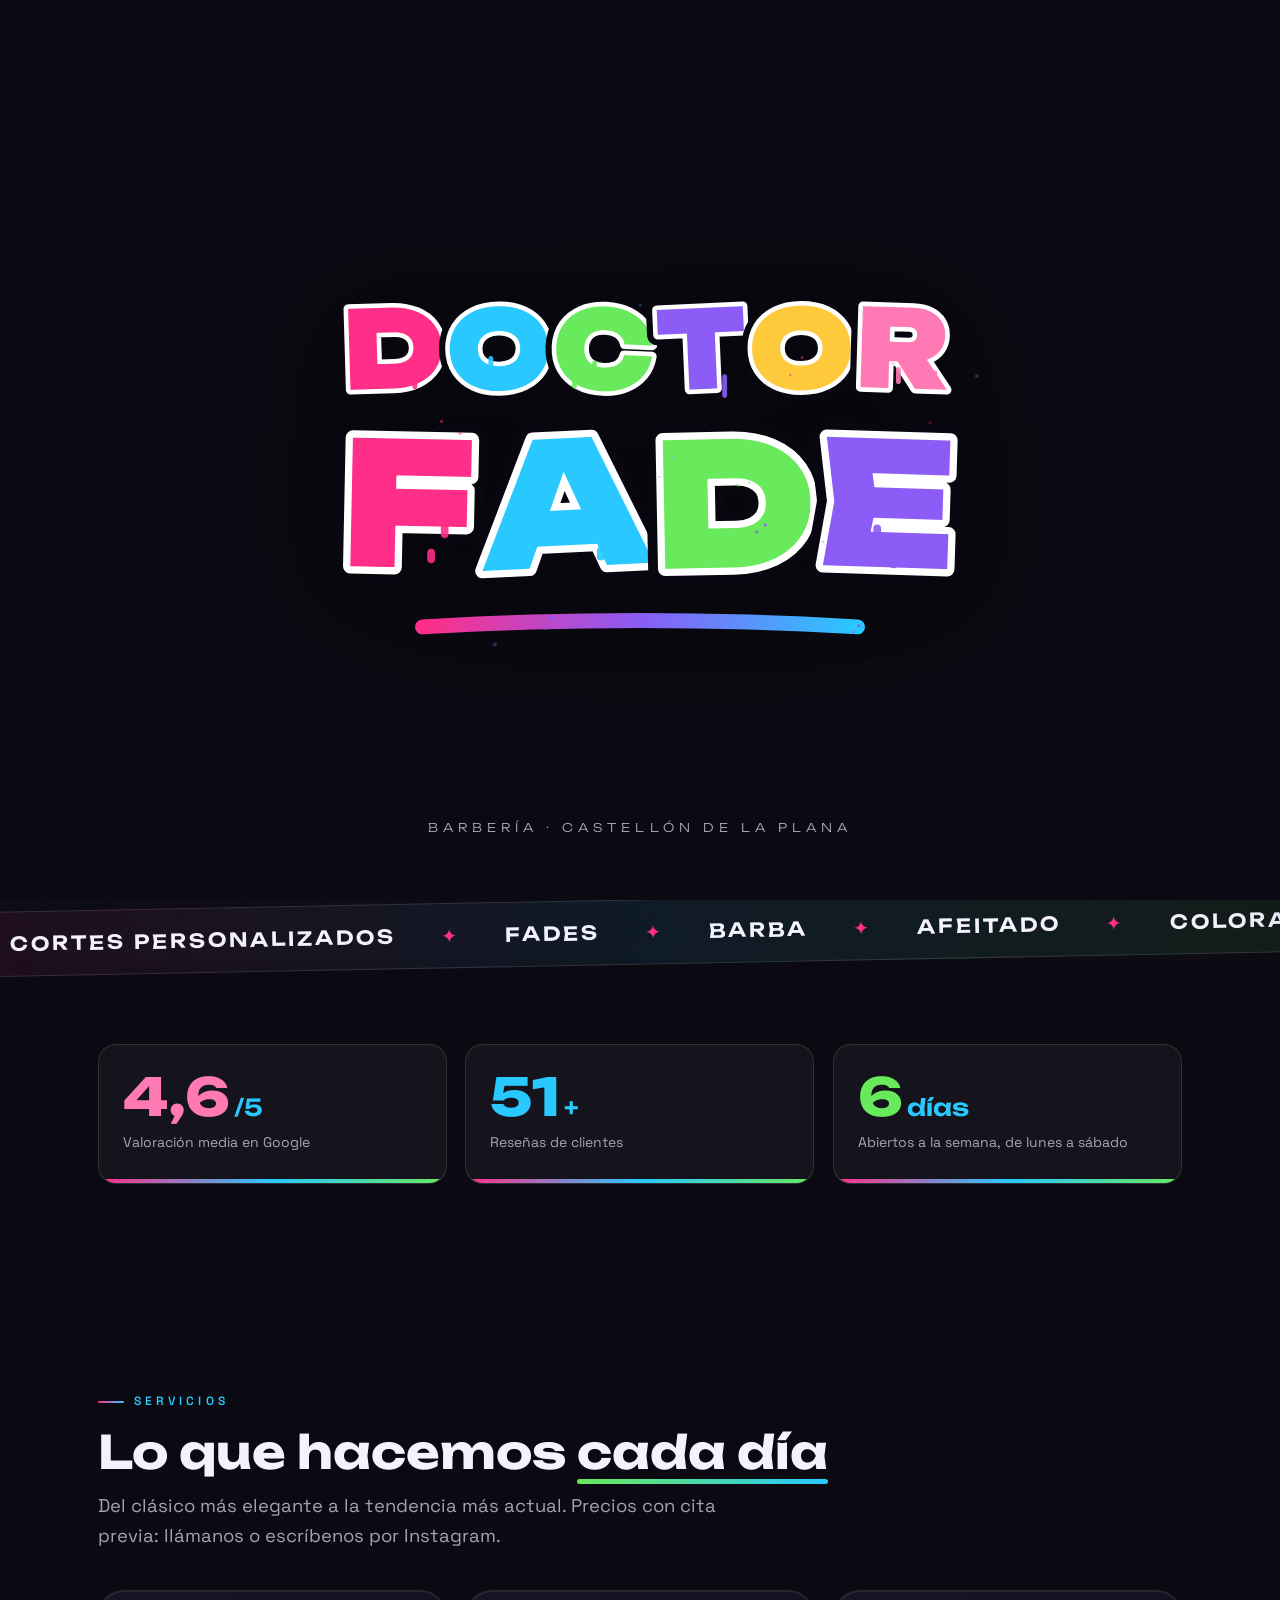
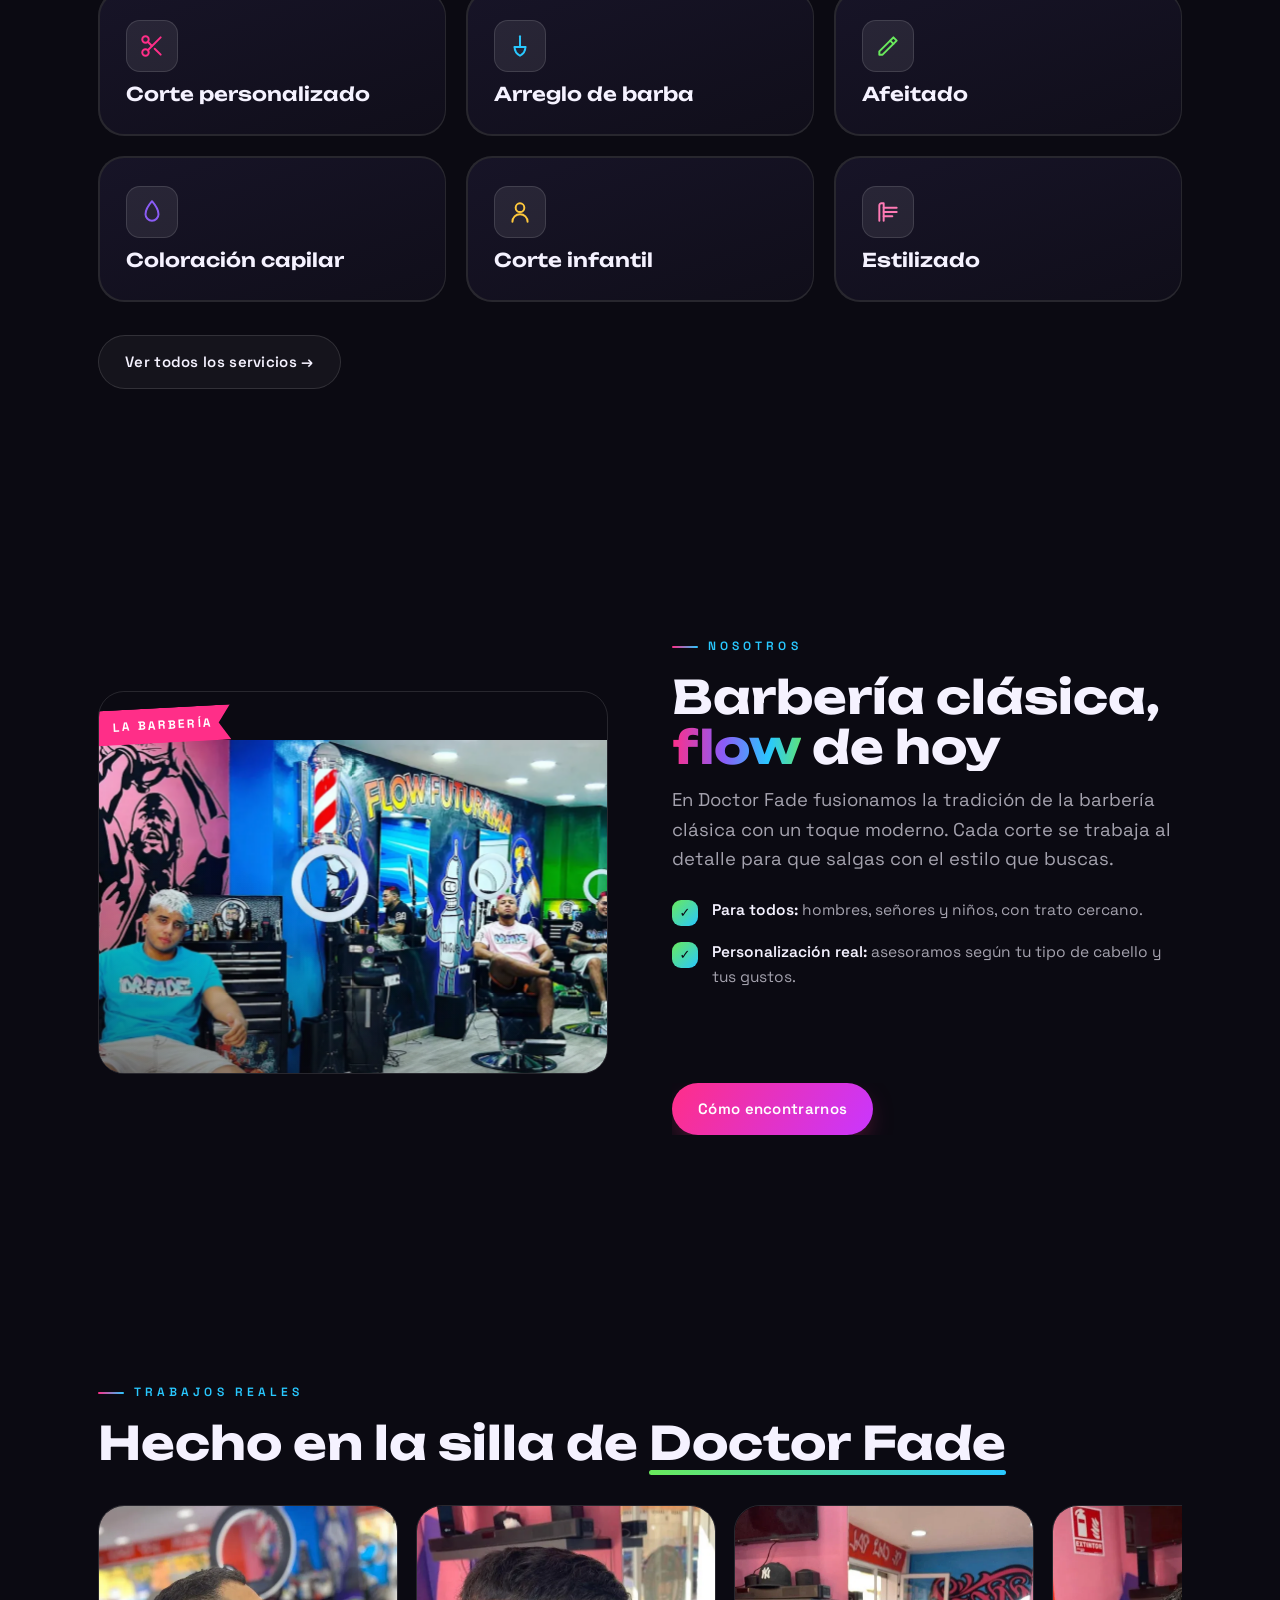
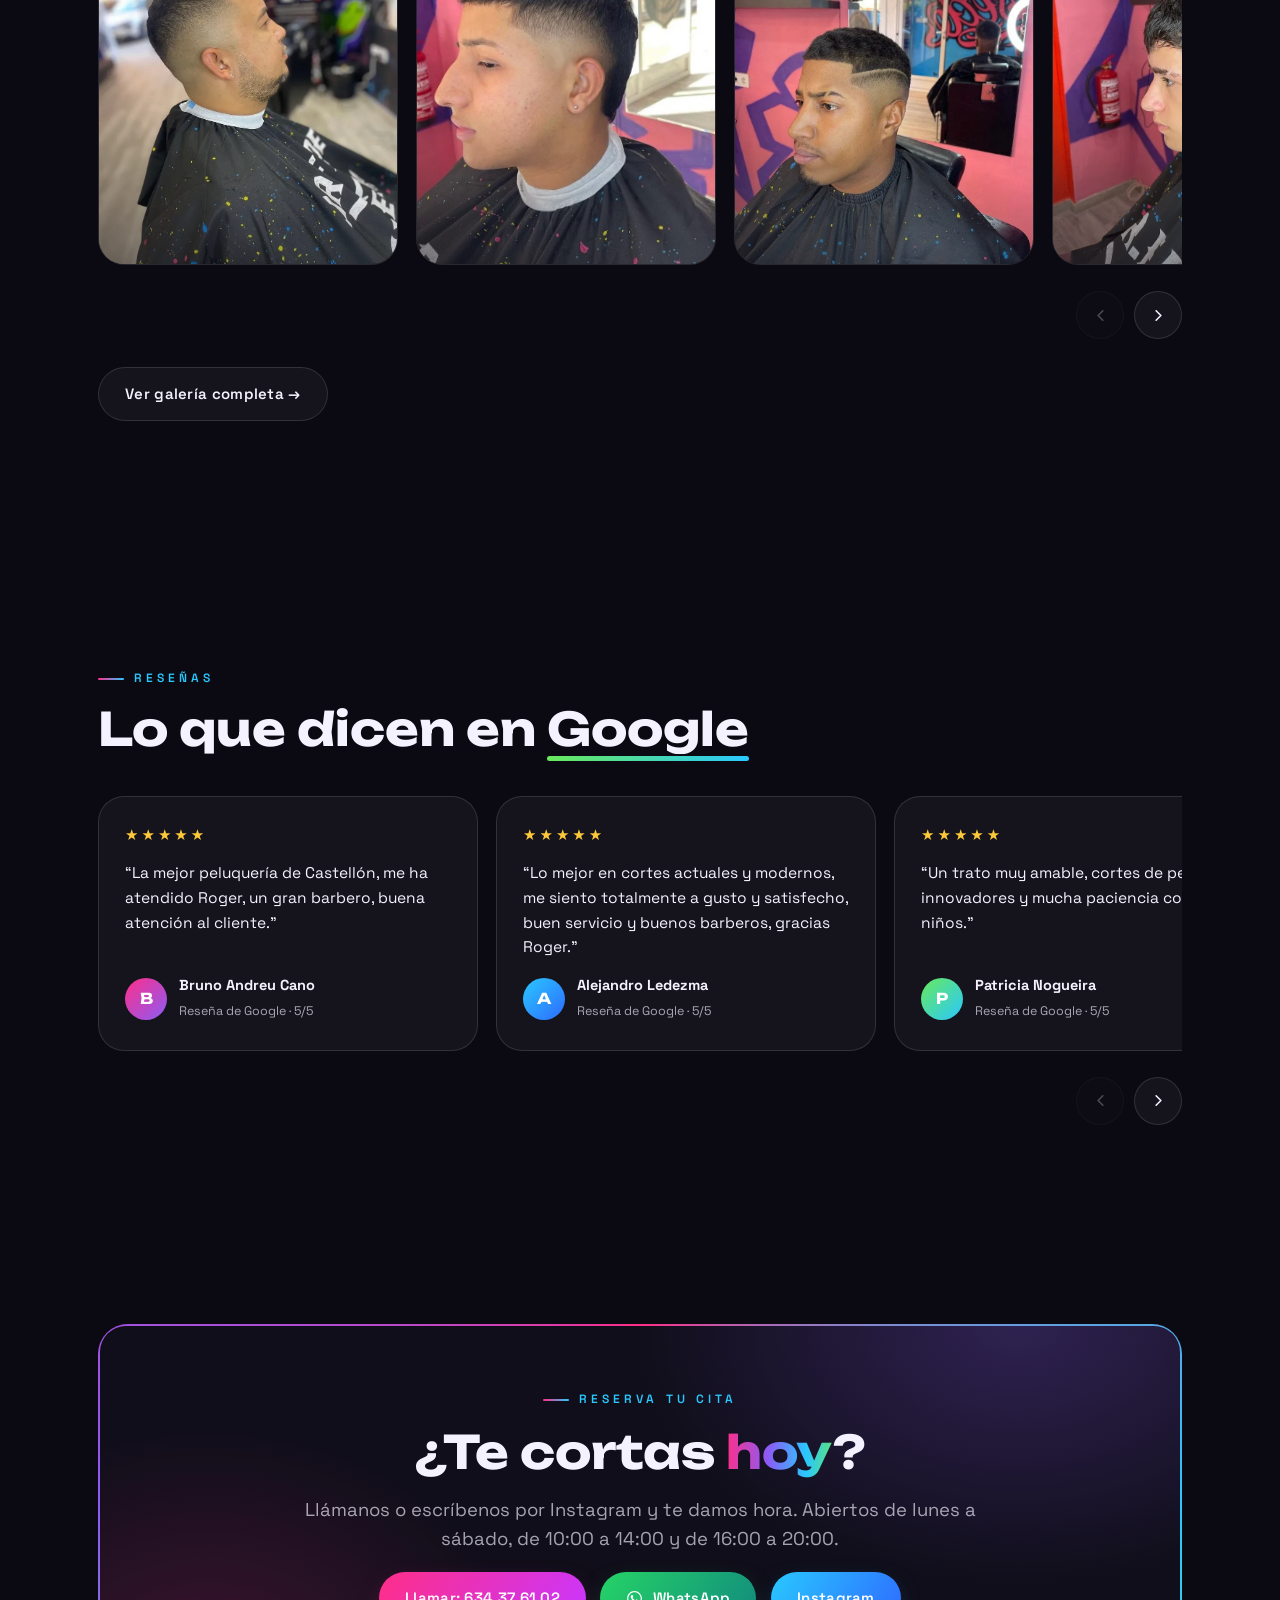
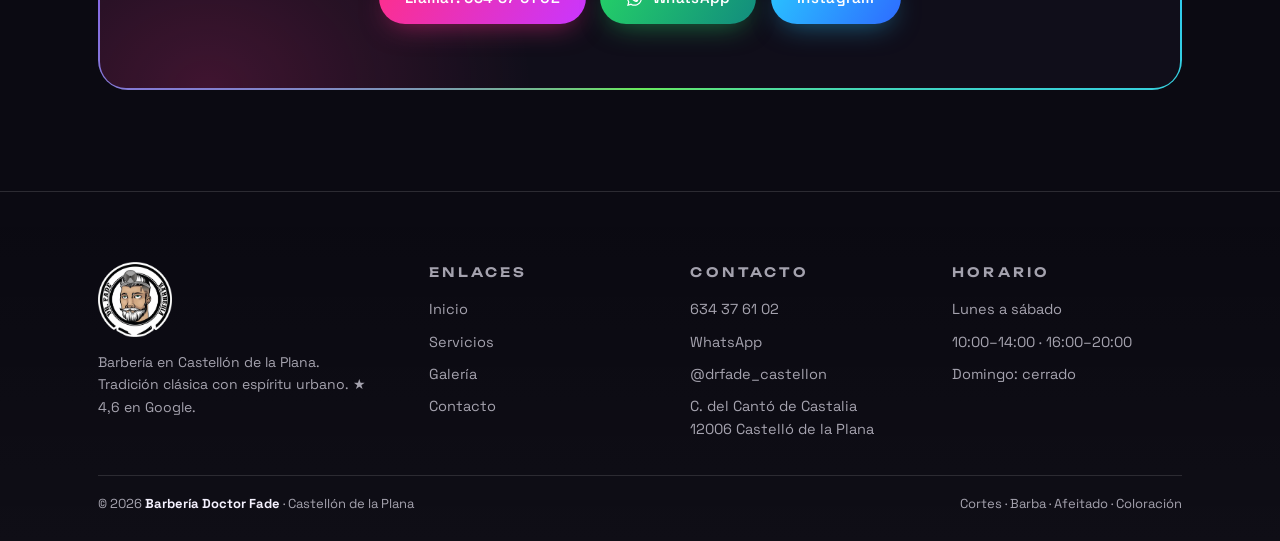
<file: index.html>
<!DOCTYPE html>
<html lang="es" class="no-js">
<head>
<meta charset="UTF-8">
<meta name="viewport" content="width=device-width, initial-scale=1">
<title>Barber&iacute;a Doctor Fade &mdash; Castell&oacute;n | Cortes, fades y barba</title>
<meta name="description" content="Barber&iacute;a Doctor Fade en Castell&oacute;n de la Plana: cortes personalizados, fades, afeitado, barba, coloraci&oacute;n y corte infantil. Valoraci&oacute;n 4,6 en Google.">
<meta name="theme-color" content="#0b0a12">
<!-- Cambia esta URL por tu dominio o tu URL de GitHub Pages -->
<link rel="canonical" href="https://TU-USUARIO.github.io/doctor-fade/">
<meta property="og:title" content="Barber&iacute;a Doctor Fade &mdash; Castell&oacute;n">
<meta property="og:description" content="Cortes personalizados, fades, afeitado, barba, coloraci&oacute;n y corte infantil en Castell&oacute;n de la Plana. &#9733; 4,6 en Google.">
<meta property="og:type" content="website">
<meta property="og:image" content="assets/img/og.jpg">
<link rel="icon" type="image/png" sizes="32x32" href="assets/img/favicon-32.png">
<link rel="icon" type="image/png" sizes="64x64" href="assets/img/favicon-64.png">
<link rel="apple-touch-icon" href="assets/img/apple-touch-icon.png">
<link rel="preload" href="assets/fonts/Unbounded.woff2" as="font" type="font/woff2" crossorigin>
<link rel="preload" href="assets/fonts/SpaceGrotesk.woff2" as="font" type="font/woff2" crossorigin>
<link rel="stylesheet" href="assets/styles.css">
</head>
<body class="page-home">
<noscript><div class="ns">Esta web funciona sin JavaScript, pero con &eacute;l ver&aacute;s las animaciones completas.</div></noscript>

<!-- ===== INTRO SPRAY ===== -->
<div id="intro" aria-hidden="true">
  <div class="panel top"></div>
  <div class="panel bot"></div>
  <div class="intro-stage">
    <canvas id="introCanvas"></canvas>
    <svg id="sprayCan" viewBox="0 0 60 96" xmlns="http://www.w3.org/2000/svg" aria-hidden="true">
      <!-- lata de spray (ilustraci&oacute;n propia) -->
      <rect x="10" y="26" width="40" height="62" rx="7" fill="#1c1830" stroke="#3b3360" stroke-width="2"/>
      <rect x="10" y="40" width="40" height="20" fill="#ff2e88"/>
      <rect x="10" y="60" width="40" height="9" fill="#29c8ff"/>
      <rect x="10" y="69" width="40" height="8" fill="#69e95c"/>
      <rect x="16" y="18" width="28" height="10" rx="3" fill="#8b8fa8"/>
      <rect x="25" y="8" width="10" height="12" rx="2.5" fill="#e8e6f5"/>
      <rect x="28" y="10" width="4" height="4" rx="1" fill="#ff2e88"/>
      <circle cx="30" cy="52" r="9" fill="#0b0a12"/>
      <path d="M25 52l4-4 6 3-4 5z" fill="#fff"/>
    </svg>
  </div>
  <div class="intro-tag">Barber&iacute;a &middot; Castell&oacute;n de la Plana</div>
</div>

<!-- ===== FONDO AMBIENTE ===== -->
<div class="ambient" aria-hidden="true">
  <div class="blob b1"></div><div class="blob b2"></div>
  <div class="blob b3"></div><div class="blob b4"></div>
</div>
<div class="grain" aria-hidden="true"></div>
<div class="vignette" aria-hidden="true"></div>

<!-- ===== HEADER ===== -->
<header class="site-header">
  <div class="header-inner">
    <a class="brand" href="index.html" aria-label="Barber&iacute;a Doctor Fade, inicio">
      <img src="assets/img/logo-420.webp" alt="Logo de Barber&iacute;a Doctor Fade" width="44" height="44">
      <span class="brand-txt">
        <span class="brand-name">DOCTOR <em>FADE</em></span>
        <span class="brand-sub">Barber&iacute;a &middot; Castell&oacute;n</span>
      </span>
    </a>
    <nav class="main-nav" aria-label="Principal">
      <a href="index.html" class="active">Inicio</a>
      <a href="servicios.html">Servicios</a>
      <a href="galeria.html">Galer&iacute;a</a>
      <a href="contacto.html">Contacto</a>
    </nav>
    <a class="btn wa header-cta" href="https://wa.me/34634376102?text=Hola%2C%20quiero%20reservar%20una%20cita%20en%20Doctor%20Fade" target="_blank" rel="noopener">
      <svg class="ic" viewBox="0 0 448 512" fill="#fff"><path d="M380.9 97.1C339 55.1 283.2 32 223.9 32c-122.4 0-222 99.6-222 222 0 39.1 10.2 77.3 29.6 111L0 480l117.7-30.9c32.4 17.7 68.9 27 106.1 27h.1c122.3 0 224.1-99.6 224.1-222 0-59.3-25.2-115-67.1-157zm-157 341.6c-33.2 0-65.7-8.9-94-25.7l-6.7-4-69.8 18.3L72 359.2l-4.4-7c-18.5-29.4-28.2-63.3-28.2-98.2 0-101.7 82.8-184.5 184.6-184.5 49.3 0 95.6 19.2 130.4 54.1 34.8 34.9 56.2 81.2 56.1 130.5 0 101.8-84.9 184.6-186.6 184.6zm101.2-138.2c-5.5-2.8-32.8-16.2-37.9-18-5.1-1.9-8.8-2.8-12.5 2.8-3.7 5.6-14.3 18-17.6 21.8-3.2 3.7-6.5 4.2-12 1.4-32.6-16.3-54-29.1-75.5-66-5.7-9.8 5.7-9.1 16.3-30.3 1.8-3.7.9-6.9-.5-9.7-1.4-2.8-12.5-30.1-17.1-41.2-4.5-10.8-9.1-9.3-12.5-9.5-3.2-.2-6.9-.2-10.6-.2-3.7 0-9.7 1.4-14.8 6.9-5.1 5.6-19.4 19-19.4 46.3 0 27.3 19.9 53.7 22.6 57.4 2.8 3.7 39.1 59.7 94.8 83.8 35.2 15.2 49 16.5 66.6 13.9 10.7-1.6 32.8-13.4 37.4-26.4 4.6-13 4.6-24.1 3.2-26.4-1.3-2.5-5-3.9-10.5-6.6z"/></svg>
      Reservar cita
    </a>
    <button class="burger" aria-label="Abrir men&uacute;" aria-expanded="false">
      <span></span><span></span><span></span>
    </button>
  </div>
</header>

<!-- ===== MEN&Uacute; M&Oacute;VIL ===== -->
<div class="menu-backdrop"></div>
<div class="mobile-menu">
  <div>
    <nav aria-label="Men&uacute; m&oacute;vil">
      <a href="index.html" class="active">Inicio</a>
      <a href="servicios.html">Servicios</a>
      <a href="galeria.html">Galer&iacute;a</a>
      <a href="contacto.html">Contacto</a>
    </nav>
    <div class="mm-meta">
      <a href="tel:+34634376102">634 37 61 02</a>
      <a href="https://wa.me/34634376102?text=Hola%2C%20quiero%20reservar%20una%20cita%20en%20Doctor%20Fade" target="_blank" rel="noopener">WhatsApp</a>
      <a href="https://instagram.com/drfade_castellon" target="_blank" rel="noopener">@drfade_castellon</a>
      <span>C. del Cant&oacute; de Castalia &middot; Castell&oacute;n</span>
    </div>
  </div>
</div>

<main>
  <!-- ===== HERO ===== -->
  <section class="hero">
    <div class="hero-bg" data-plx="0.14">
      <img src="assets/img/local.webp" alt="Interior de la Barber&iacute;a Doctor Fade en Castell&oacute;n, con murales de colores y sillones de barbero" fetchpriority="high">
    </div>
    <div class="wrap hero-grid">
      <div>
        <div class="rating-pill hero-css-in" style="--d:.05s">
          <span class="stars" aria-hidden="true">&#9733;&#9733;&#9733;&#9733;&#9733;</span>
          <span><b>4,6</b> &middot; 51 rese&ntilde;as en Google</span>
        </div>
        <h1 class="h-xl hero-css-in" style="--d:.16s">El arte del <span class="grad-text">fade</span> en Castell&oacute;n</h1>
        <p class="lead hero-css-in" style="--d:.28s">
          Barber&iacute;a cl&aacute;sica con esp&iacute;ritu urbano. Cortes personalizados, barba,
          afeitado y coloraci&oacute;n para hombres, se&ntilde;ores y ni&ntilde;os, en la
          C. del Cant&oacute; de Castalia.
        </p>
        <div class="hero-ctas hero-css-in" style="--d:.38s">
          <a class="btn" href="tel:+34634376102">
            <svg class="ic" viewBox="0 0 24 24" fill="none" stroke="currentColor" stroke-width="2" stroke-linecap="round" stroke-linejoin="round"><path d="M22 16.92v3a2 2 0 0 1-2.18 2 19.79 19.79 0 0 1-8.63-3.07 19.5 19.5 0 0 1-6-6 19.79 19.79 0 0 1-3.07-8.67A2 2 0 0 1 4.11 2h3a2 2 0 0 1 2 1.72c.12.96.37 1.9.72 2.81a2 2 0 0 1-.45 2.11L8.09 9.91a16 16 0 0 0 6 6l1.27-1.27a2 2 0 0 1 2.11-.45c.91.35 1.85.6 2.81.72A2 2 0 0 1 22 16.92z"/></svg>
            Llamar y reservar
          </a>
          <a class="btn wa" href="https://wa.me/34634376102?text=Hola%2C%20quiero%20reservar%20una%20cita%20en%20Doctor%20Fade" target="_blank" rel="noopener">
            <svg class="ic" viewBox="0 0 448 512" fill="#fff"><path d="M380.9 97.1C339 55.1 283.2 32 223.9 32c-122.4 0-222 99.6-222 222 0 39.1 10.2 77.3 29.6 111L0 480l117.7-30.9c32.4 17.7 68.9 27 106.1 27h.1c122.3 0 224.1-99.6 224.1-222 0-59.3-25.2-115-67.1-157zm-157 341.6c-33.2 0-65.7-8.9-94-25.7l-6.7-4-69.8 18.3L72 359.2l-4.4-7c-18.5-29.4-28.2-63.3-28.2-98.2 0-101.7 82.8-184.5 184.6-184.5 49.3 0 95.6 19.2 130.4 54.1 34.8 34.9 56.2 81.2 56.1 130.5 0 101.8-84.9 184.6-186.6 184.6zm101.2-138.2c-5.5-2.8-32.8-16.2-37.9-18-5.1-1.9-8.8-2.8-12.5 2.8-3.7 5.6-14.3 18-17.6 21.8-3.2 3.7-6.5 4.2-12 1.4-32.6-16.3-54-29.1-75.5-66-5.7-9.8 5.7-9.1 16.3-30.3 1.8-3.7.9-6.9-.5-9.7-1.4-2.8-12.5-30.1-17.1-41.2-4.5-10.8-9.1-9.3-12.5-9.5-3.2-.2-6.9-.2-10.6-.2-3.7 0-9.7 1.4-14.8 6.9-5.1 5.6-19.4 19-19.4 46.3 0 27.3 19.9 53.7 22.6 57.4 2.8 3.7 39.1 59.7 94.8 83.8 35.2 15.2 49 16.5 66.6 13.9 10.7-1.6 32.8-13.4 37.4-26.4 4.6-13 4.6-24.1 3.2-26.4-1.3-2.5-5-3.9-10.5-6.6z"/></svg>
            WhatsApp
          </a>
          <a class="btn ghost" href="galeria.html">Ver trabajos</a>
        </div>
        <div class="hero-badges hero-css-in" style="--d:.48s">
          <span class="chip c1">Fades &amp; cortes personalizados</span>
          <span class="chip c2">Barba &amp; afeitado</span>
          <span class="chip c3">Coloraci&oacute;n &middot; Corte infantil</span>
        </div>
      </div>
      <img class="hero-logo hero-css-in" style="--d:.3s" src="assets/img/logo-760.webp"
           alt="Emblema de Doctor Fade Barber&iacute;a" data-plx="0.06">
    </div>
    <div class="scroll-hint" aria-hidden="true"></div>
  </section>

  <!-- ===== MARQUEE ===== -->
  <div class="marquee" aria-hidden="true">
    <div class="track">
      <span><b>Cortes personalizados</b><i>&#10022;</i></span>
      <span><b>Fades</b><i>&#10022;</i></span>
      <span><b>Barba</b><i>&#10022;</i></span>
      <span><b>Afeitado</b><i>&#10022;</i></span>
      <span><b>Coloraci&oacute;n</b><i>&#10022;</i></span>
      <span><b>Corte infantil</b><i>&#10022;</i></span>
      <span><b>Castell&oacute;n de la Plana</b><i>&#10022;</i></span>
      <span><b>Cortes personalizados</b><i>&#10022;</i></span>
      <span><b>Fades</b><i>&#10022;</i></span>
      <span><b>Barba</b><i>&#10022;</i></span>
      <span><b>Afeitado</b><i>&#10022;</i></span>
      <span><b>Coloraci&oacute;n</b><i>&#10022;</i></span>
      <span><b>Corte infantil</b><i>&#10022;</i></span>
      <span><b>Castell&oacute;n de la Plana</b><i>&#10022;</i></span>
    </div>
  </div>

  <!-- ===== STATS ===== -->
  <section class="section tight">
    <div class="wrap">
      <div class="stats" data-stagger="90">
        <div class="stat" data-rv="up">
          <div class="num"><span data-count="4,6">0</span><small>/5</small></div>
          <div class="lbl">Valoraci&oacute;n media en Google</div>
          <div class="bar"></div>
        </div>
        <div class="stat" data-rv="up">
          <div class="num"><span data-count="51">0</span><small>+</small></div>
          <div class="lbl">Rese&ntilde;as de clientes</div>
          <div class="bar"></div>
        </div>
        <div class="stat" data-rv="up">
          <div class="num"><span data-count="6">0</span><small>d&iacute;as</small></div>
          <div class="lbl">Abiertos a la semana, de lunes a s&aacute;bado</div>
          <div class="bar"></div>
        </div>
      </div>
    </div>
  </section>

  <!-- ===== SERVICIOS ===== -->
  <section class="section">
    <div class="wrap">
      <span class="kicker" data-rv="up">Servicios</span>
      <h2 class="h-lg kinetic">Lo que hacemos <span class="underline-draw">cada d&iacute;a</span></h2>
      <p class="lead" data-rv="up" style="--rv-d:.15s;margin-top:14px">
        Del cl&aacute;sico m&aacute;s elegante a la tendencia m&aacute;s actual.
        Precios con cita previa: ll&aacute;manos o escr&iacute;benos por Instagram.
      </p>
      <div class="cards-grid" data-stagger="80" style="margin-top:40px">
        <div class="tcard" data-rv="up">
          <div class="tcard-inner">
            <div class="ico"><svg viewBox="0 0 24 24" fill="none" stroke="#ff2e88" stroke-width="1.8" stroke-linecap="round" stroke-linejoin="round"><circle cx="6" cy="6" r="3"/><circle cx="6" cy="18" r="3"/><line x1="20" y1="4" x2="8.12" y2="15.88"/><line x1="14.47" y1="14.48" x2="20" y2="20"/><line x1="8.12" y1="8.12" x2="12" y2="12"/></svg></div>
            <h3>Corte personalizado</h3>
          </div>
        </div>
        <div class="tcard" data-rv="up">
          <div class="tcard-inner">
            <div class="ico"><svg viewBox="0 0 24 24" fill="none" stroke="#29c8ff" stroke-width="1.8" stroke-linecap="round" stroke-linejoin="round"><path d="M12 3v10"/><path d="M7 13c0 3.5 2.2 6.5 5 8 2.8-1.5 5-4.5 5-8"/><path d="M7 13h10"/></svg></div>
            <h3>Arreglo de barba</h3>
          </div>
        </div>
        <div class="tcard" data-rv="up">
          <div class="tcard-inner">
            <div class="ico"><svg viewBox="0 0 24 24" fill="none" stroke="#69e95c" stroke-width="1.8" stroke-linecap="round" stroke-linejoin="round"><path d="M4 17l10-10 3 3-10 10H4z"/><path d="M14 7l3-3 3 3-3 3"/></svg></div>
            <h3>Afeitado</h3>
          </div>
        </div>
        <div class="tcard" data-rv="up">
          <div class="tcard-inner">
            <div class="ico"><svg viewBox="0 0 24 24" fill="none" stroke="#8b5cf6" stroke-width="1.8" stroke-linecap="round" stroke-linejoin="round"><path d="M12 2s6 7 6 12a6 6 0 0 1-12 0c0-5 6-12 6-12z"/></svg></div>
            <h3>Coloraci&oacute;n capilar</h3>
          </div>
        </div>
        <div class="tcard" data-rv="up">
          <div class="tcard-inner">
            <div class="ico"><svg viewBox="0 0 24 24" fill="none" stroke="#ffc93c" stroke-width="1.8" stroke-linecap="round" stroke-linejoin="round"><circle cx="12" cy="8" r="4"/><path d="M5 21c0-3.9 3.1-7 7-7s7 3.1 7 7"/></svg></div>
            <h3>Corte infantil</h3>
          </div>
        </div>
        <div class="tcard" data-rv="up">
          <div class="tcard-inner">
            <div class="ico"><svg viewBox="0 0 24 24" fill="none" stroke="#ff7ab5" stroke-width="1.8" stroke-linecap="round" stroke-linejoin="round"><path d="M4 20V6a2 2 0 0 1 2-2h2v16"/><path d="M8 8h12M8 12h12M8 16h8"/></svg></div>
            <h3>Estilizado</h3>
          </div>
        </div>
      </div>
      <div style="margin-top:34px" data-rv="up">
        <a class="btn ghost" href="servicios.html">Ver todos los servicios &rarr;</a>
      </div>
    </div>
  </section>

  <!-- ===== NOSOTROS (split) ===== -->
  <section class="section">
    <div class="wrap split">
      <div class="split-media" data-rv="left">
        <span class="tape">La barber&iacute;a</span>
        <img src="assets/img/local.webp" data-plx="0.07"
             alt="El equipo de Doctor Fade en el local de Castell&oacute;n, decorado con murales urbanos de colores">
      </div>
      <div>
        <span class="kicker" data-rv="up">Nosotros</span>
        <h2 class="h-lg kinetic">Barber&iacute;a cl&aacute;sica, <span class="grad-text">flow</span> de hoy</h2>
        <p class="lead" data-rv="up" style="--rv-d:.15s;margin-top:14px">
          En Doctor Fade fusionamos la tradici&oacute;n de la barber&iacute;a cl&aacute;sica con un
          toque moderno. Cada corte se trabaja al detalle para que salgas con el
          estilo que buscas.
        </p>
        <ul class="checklist" data-stagger="90">
          <li data-rv="up"><span class="ck">&#10003;</span><span><b>Para todos:</b> hombres, se&ntilde;ores y ni&ntilde;os, con trato cercano.</span></li>
          <li data-rv="up"><span class="ck">&#10003;</span><span><b>Personalizaci&oacute;n real:</b> asesoramos seg&uacute;n tu tipo de cabello y tus gustos.</span></li>
          <li data-rv="up"><span class="ck">&#10003;</span><span><b>Ambiente &uacute;nico:</b> un local lleno de color y m&uacute;sica donde da gusto cortarse el pelo.</span></li>
        </ul>
        <div style="margin-top:30px" data-rv="up">
          <a class="btn" href="contacto.html">C&oacute;mo encontrarnos</a>
        </div>
      </div>
    </div>
  </section>

  <!-- ===== TRABAJOS REALES (carrusel) ===== -->
  <section class="section">
    <div class="wrap">
      <span class="kicker" data-rv="up">Trabajos reales</span>
      <h2 class="h-lg kinetic">Hecho en la silla de <span class="underline-draw">Doctor Fade</span></h2>
      <div class="carousel" style="margin-top:32px" data-rv="up">
        <div class="car-track" data-stagger="70">
          <article class="work-card" data-rv="up">
            <img src="assets/img/trabajo-1.webp" alt="Fade con dise&ntilde;o de l&iacute;neas hecho en Doctor Fade" loading="lazy">
          </article>
          <article class="work-card" data-rv="up">
            <img src="assets/img/trabajo-2.webp" alt="Low fade con textura arriba" loading="lazy">
          </article>
          <article class="work-card" data-rv="up">
            <img src="assets/img/trabajo-4.webp" alt="Corte cl&aacute;sico renovado con barba perfilada" loading="lazy">
          </article>
          <article class="work-card" data-rv="up">
            <img src="assets/img/trabajo-7.webp" alt="Corte urbano estilo mullet con degradado" loading="lazy">
          </article>
          <article class="work-card" data-rv="up">
            <img src="assets/img/trabajo-5.webp" alt="Fade medio con acabado limpio" loading="lazy">
          </article>
          <article class="work-card" data-rv="up">
            <img src="assets/img/trabajo-8.webp" alt="Skin fade alto con degradado suave" loading="lazy">
          </article>
        </div>
        <div class="car-nav">
          <button class="car-btn car-prev" aria-label="Trabajo anterior"><svg viewBox="0 0 24 24" fill="none" stroke="currentColor" stroke-width="2" stroke-linecap="round" stroke-linejoin="round"><path d="M15 18l-6-6 6-6"/></svg></button>
          <button class="car-btn car-next" aria-label="Trabajo siguiente"><svg viewBox="0 0 24 24" fill="none" stroke="currentColor" stroke-width="2" stroke-linecap="round" stroke-linejoin="round"><path d="M9 6l6 6-6 6"/></svg></button>
        </div>
      </div>
      <div style="margin-top:28px" data-rv="up">
        <a class="btn ghost" href="galeria.html">Ver galer&iacute;a completa &rarr;</a>
      </div>
    </div>
  </section>

  <!-- ===== RESE&Ntilde;AS ===== -->
  <section class="section">
    <div class="wrap">
      <span class="kicker" data-rv="up">Rese&ntilde;as</span>
      <h2 class="h-lg kinetic">Lo que dicen en <span class="underline-draw">Google</span></h2>
      <div class="carousel" style="margin-top:36px" data-rv="up">
        <div class="car-track" data-stagger="70">
          <article class="review-card" data-rv="up">
            <div class="stars" aria-label="5 de 5 estrellas">&#9733;&#9733;&#9733;&#9733;&#9733;</div>
            <p>&ldquo;La mejor peluquer&iacute;a de Castell&oacute;n, me ha atendido Roger, un gran barbero, buena atenci&oacute;n al cliente.&rdquo;</p>
            <div class="who">
              <span class="avatar" style="background:linear-gradient(135deg,#ff2e88,#8b5cf6)">B</span>
              <span><b>Bruno Andreu Cano</b><small>Rese&ntilde;a de Google &middot; 5/5</small></span>
            </div>
          </article>
          <article class="review-card" data-rv="up">
            <div class="stars" aria-label="5 de 5 estrellas">&#9733;&#9733;&#9733;&#9733;&#9733;</div>
            <p>&ldquo;Lo mejor en cortes actuales y modernos, me siento totalmente a gusto y satisfecho, buen servicio y buenos barberos, gracias Roger.&rdquo;</p>
            <div class="who">
              <span class="avatar" style="background:linear-gradient(135deg,#29c8ff,#2e6bff)">A</span>
              <span><b>Alejandro Ledezma</b><small>Rese&ntilde;a de Google &middot; 5/5</small></span>
            </div>
          </article>
          <article class="review-card" data-rv="up">
            <div class="stars" aria-label="5 de 5 estrellas">&#9733;&#9733;&#9733;&#9733;&#9733;</div>
            <p>&ldquo;Un trato muy amable, cortes de pelo muy innovadores y mucha paciencia con los ni&ntilde;os.&rdquo;</p>
            <div class="who">
              <span class="avatar" style="background:linear-gradient(135deg,#69e95c,#29c8ff)">P</span>
              <span><b>Patricia Nogueira</b><small>Rese&ntilde;a de Google &middot; 5/5</small></span>
            </div>
          </article>
          <article class="review-card" data-rv="up">
            <div class="stars" aria-label="5 de 5 estrellas">&#9733;&#9733;&#9733;&#9733;&#9733;</div>
            <p>&ldquo;Buen trato y Anderson muy buen peluquero, &iexcl;es un crack! &iexcl;Recomendable!&rdquo;</p>
            <div class="who">
              <span class="avatar" style="background:linear-gradient(135deg,#ffc93c,#ff2e88)">S</span>
              <span><b>Sergio Fernandez</b><small>Rese&ntilde;a de Google &middot; 5/5</small></span>
            </div>
          </article>
          <article class="review-card" data-rv="up">
            <div class="stars" aria-label="5 de 5 estrellas">&#9733;&#9733;&#9733;&#9733;&#9733;</div>
            <p>&ldquo;Buen servicio, buenos cortes gracias Roger, muy atento y servicial.&rdquo;</p>
            <div class="who">
              <span class="avatar" style="background:linear-gradient(135deg,#8b5cf6,#29c8ff)">J</span>
              <span><b>JJ C.H</b><small>Rese&ntilde;a de Google &middot; 5/5</small></span>
            </div>
          </article>
          <article class="review-card" data-rv="up">
            <div class="stars" aria-label="5 de 5 estrellas">&#9733;&#9733;&#9733;&#9733;&#9733;</div>
            <p>&ldquo;Excelente servicio, gente s&uacute;per amable.&rdquo;</p>
            <div class="who">
              <span class="avatar" style="background:linear-gradient(135deg,#ff7ab5,#69e95c)">K</span>
              <span><b>Kevin Gomez</b><small>Rese&ntilde;a de Google &middot; 5/5</small></span>
            </div>
          </article>
          <a class="review-card add-review-card" href="https://maps.google.com/?q=Barber%C3%ADa+DOCTOR+FADE+Castell%C3%B3n" target="_blank" rel="noopener" data-rv="up">
            <span class="arc-ic" aria-hidden="true">
              <svg viewBox="0 0 24 24" fill="none" stroke="currentColor" stroke-width="1.8" stroke-linecap="round" stroke-linejoin="round"><path d="M12 17.75l-6.16 3.24 1.18-6.88L2 9.24l6.92-1L12 2l3.08 6.24 6.92 1-5.02 4.87 1.18 6.88z"/></svg>
            </span>
            <b>&iexcl;Cu&eacute;ntanos tu experiencia!</b>
            <span>D&eacute;janos tu rese&ntilde;a en Google</span>
          </a>
        </div>
        <div class="car-nav">
          <button class="car-btn car-prev" aria-label="Rese&ntilde;a anterior"><svg viewBox="0 0 24 24" fill="none" stroke="currentColor" stroke-width="2" stroke-linecap="round" stroke-linejoin="round"><path d="M15 18l-6-6 6-6"/></svg></button>
          <button class="car-btn car-next" aria-label="Rese&ntilde;a siguiente"><svg viewBox="0 0 24 24" fill="none" stroke="currentColor" stroke-width="2" stroke-linecap="round" stroke-linejoin="round"><path d="M9 6l6 6-6 6"/></svg></button>
        </div>
      </div>
    </div>
  </section>

  <!-- ===== CTA ===== -->
  <section class="section tight">
    <div class="wrap">
      <div class="cta-strip" data-rv="scale">
        <div class="cta-inner">
          <span class="kicker" style="margin:0">Reserva tu cita</span>
          <h2 class="h-lg">&iquest;Te cortas <span class="grad-text">hoy</span>?</h2>
          <p class="lead">Ll&aacute;manos o escr&iacute;benos por Instagram y te damos hora.
          Abiertos de lunes a s&aacute;bado, de 10:00 a 14:00 y de 16:00 a 20:00.</p>
          <div class="hero-ctas">
            <a class="btn" href="tel:+34634376102">Llamar: 634 37 61 02</a>
            <a class="btn wa" href="https://wa.me/34634376102?text=Hola%2C%20quiero%20reservar%20una%20cita%20en%20Doctor%20Fade" target="_blank" rel="noopener"><svg class="ic" viewBox="0 0 448 512" fill="#fff"><path d="M380.9 97.1C339 55.1 283.2 32 223.9 32c-122.4 0-222 99.6-222 222 0 39.1 10.2 77.3 29.6 111L0 480l117.7-30.9c32.4 17.7 68.9 27 106.1 27h.1c122.3 0 224.1-99.6 224.1-222 0-59.3-25.2-115-67.1-157zm-157 341.6c-33.2 0-65.7-8.9-94-25.7l-6.7-4-69.8 18.3L72 359.2l-4.4-7c-18.5-29.4-28.2-63.3-28.2-98.2 0-101.7 82.8-184.5 184.6-184.5 49.3 0 95.6 19.2 130.4 54.1 34.8 34.9 56.2 81.2 56.1 130.5 0 101.8-84.9 184.6-186.6 184.6zm101.2-138.2c-5.5-2.8-32.8-16.2-37.9-18-5.1-1.9-8.8-2.8-12.5 2.8-3.7 5.6-14.3 18-17.6 21.8-3.2 3.7-6.5 4.2-12 1.4-32.6-16.3-54-29.1-75.5-66-5.7-9.8 5.7-9.1 16.3-30.3 1.8-3.7.9-6.9-.5-9.7-1.4-2.8-12.5-30.1-17.1-41.2-4.5-10.8-9.1-9.3-12.5-9.5-3.2-.2-6.9-.2-10.6-.2-3.7 0-9.7 1.4-14.8 6.9-5.1 5.6-19.4 19-19.4 46.3 0 27.3 19.9 53.7 22.6 57.4 2.8 3.7 39.1 59.7 94.8 83.8 35.2 15.2 49 16.5 66.6 13.9 10.7-1.6 32.8-13.4 37.4-26.4 4.6-13 4.6-24.1 3.2-26.4-1.3-2.5-5-3.9-10.5-6.6z"/></svg>WhatsApp</a>
            <a class="btn cyan" href="https://instagram.com/drfade_castellon" target="_blank" rel="noopener">Instagram</a>
          </div>
        </div>
      </div>
    </div>
  </section>
</main>

<!-- ===== FOOTER ===== -->
<footer class="site-footer">
  <div class="wrap">
    <div class="footer-grid">
      <div class="footer-brand">
        <img src="assets/img/logo-420.webp" alt="Logo de Barber&iacute;a Doctor Fade">
        <p>Barber&iacute;a en Castell&oacute;n de la Plana. Tradici&oacute;n cl&aacute;sica con
        esp&iacute;ritu urbano. &#9733; 4,6 en Google.</p>
      </div>
      <div>
        <h4>Enlaces</h4>
        <ul>
          <li><a href="index.html">Inicio</a></li>
          <li><a href="servicios.html">Servicios</a></li>
          <li><a href="galeria.html">Galer&iacute;a</a></li>
          <li><a href="contacto.html">Contacto</a></li>
        </ul>
      </div>
      <div>
        <h4>Contacto</h4>
        <ul>
          <li><a href="tel:+34634376102">634 37 61 02</a></li>
          <li><a href="https://wa.me/34634376102?text=Hola%2C%20quiero%20reservar%20una%20cita%20en%20Doctor%20Fade" target="_blank" rel="noopener">WhatsApp</a></li>
          <li><a href="https://instagram.com/drfade_castellon" target="_blank" rel="noopener">@drfade_castellon</a></li>
          <li><a href="https://maps.google.com/?q=Barber%C3%ADa+DOCTOR+FADE+Castell%C3%B3n" target="_blank" rel="noopener">C. del Cant&oacute; de Castalia<br>12006 Castell&oacute; de la Plana</a></li>
        </ul>
      </div>
      <div>
        <h4>Horario</h4>
        <ul>
          <li>Lunes a s&aacute;bado</li>
          <li>10:00&ndash;14:00 &middot; 16:00&ndash;20:00</li>
          <li>Domingo: cerrado</li>
        </ul>
      </div>
    </div>
    <div class="footer-bottom">
      <span>&copy; 2026 <b>Barber&iacute;a Doctor Fade</b> &middot; Castell&oacute;n de la Plana</span>
      <span>Cortes &middot; Barba &middot; Afeitado &middot; Coloraci&oacute;n</span>
    </div>
  </div>
</footer>

<script src="assets/app.js"></script>
</body>
</html>
</file>
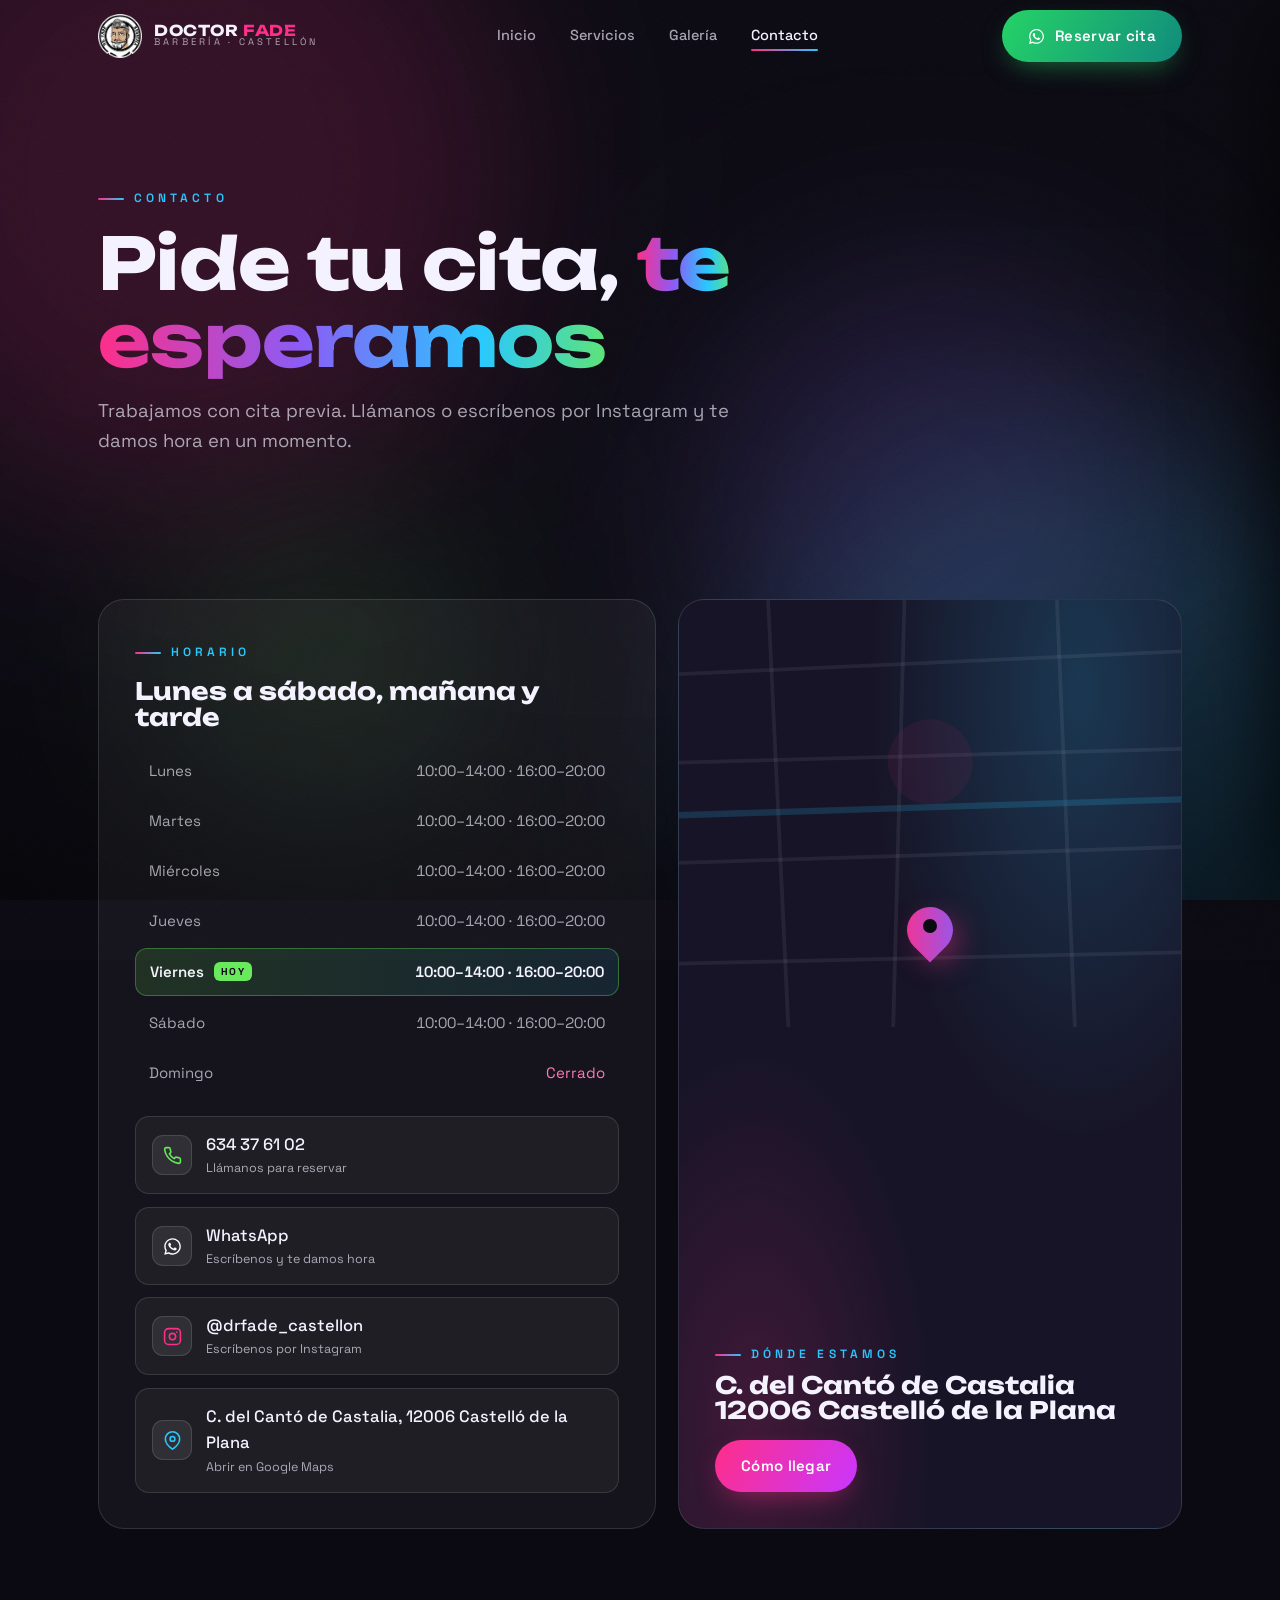
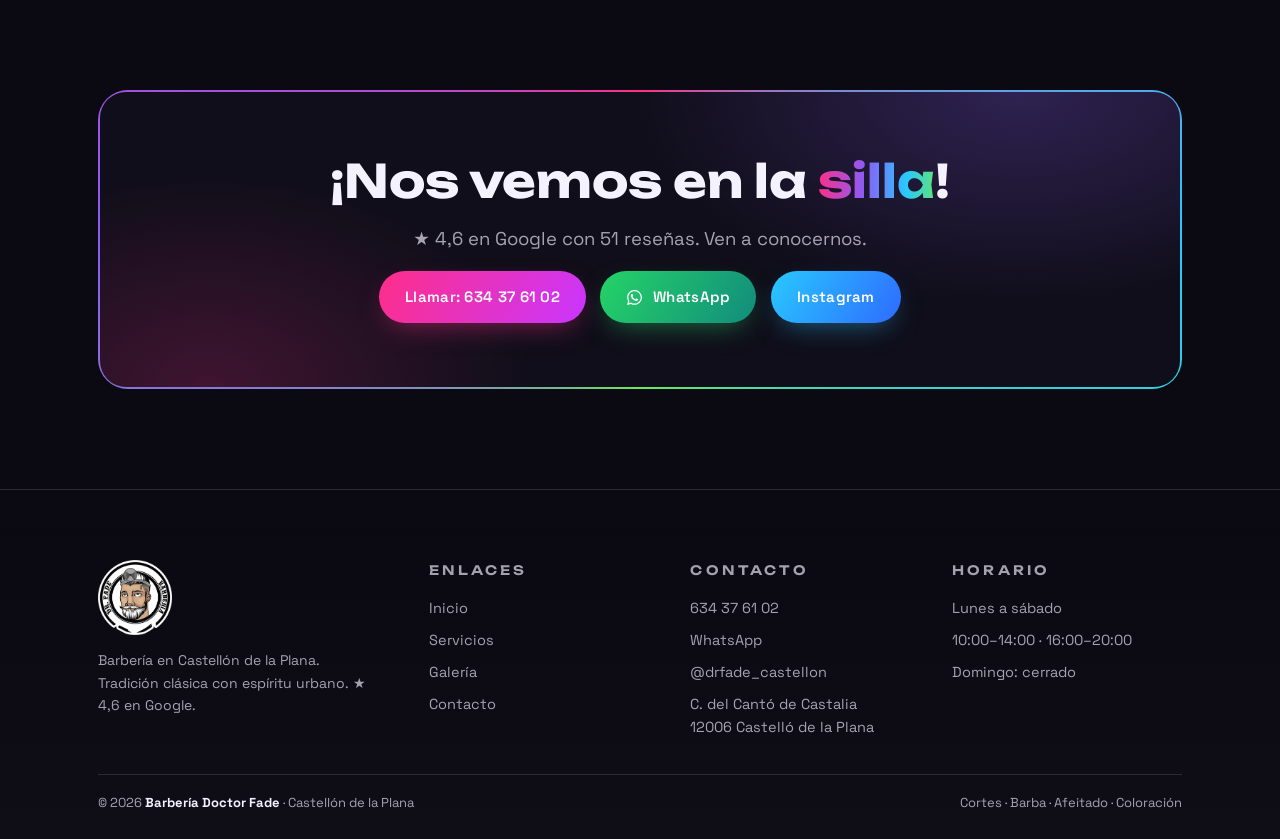
<file: contacto.html>
<!DOCTYPE html>
<html lang="es" class="no-js">
<head>
<meta charset="UTF-8">
<meta name="viewport" content="width=device-width, initial-scale=1">
<title>Contacto y horario &mdash; Barber&iacute;a Doctor Fade Castell&oacute;n</title>
<meta name="description" content="Contacto de la Barber&iacute;a Doctor Fade en Castell&oacute;n: tel&eacute;fono 634 37 61 02, Instagram @drfade_castellon. C. del Cant&oacute; de Castalia. Lunes a s&aacute;bado de 10:00 a 14:00 y de 16:00 a 20:00.">
<meta name="theme-color" content="#0b0a12">
<link rel="canonical" href="https://TU-USUARIO.github.io/doctor-fade/contacto.html">
<meta property="og:title" content="Contacto &mdash; Barber&iacute;a Doctor Fade Castell&oacute;n">
<meta property="og:description" content="Reserva tu cita: 634 37 61 02 &middot; @drfade_castellon. C. del Cant&oacute; de Castalia, Castell&oacute;n de la Plana.">
<meta property="og:type" content="website">
<meta property="og:image" content="assets/img/og.jpg">
<link rel="icon" type="image/png" sizes="32x32" href="assets/img/favicon-32.png">
<link rel="apple-touch-icon" href="assets/img/apple-touch-icon.png">
<link rel="preload" href="assets/fonts/Unbounded.woff2" as="font" type="font/woff2" crossorigin>
<link rel="preload" href="assets/fonts/SpaceGrotesk.woff2" as="font" type="font/woff2" crossorigin>
<link rel="stylesheet" href="assets/styles.css">
</head>
<body>
<noscript><div class="ns">Esta web funciona sin JavaScript, pero con &eacute;l ver&aacute;s las animaciones completas.</div></noscript>

<div class="ambient" aria-hidden="true">
  <div class="blob b1"></div><div class="blob b2"></div>
  <div class="blob b3"></div><div class="blob b4"></div>
</div>
<div class="grain" aria-hidden="true"></div>
<div class="vignette" aria-hidden="true"></div>

<header class="site-header">
  <div class="header-inner">
    <a class="brand" href="index.html" aria-label="Barber&iacute;a Doctor Fade, inicio">
      <img src="assets/img/logo-420.webp" alt="Logo de Barber&iacute;a Doctor Fade" width="44" height="44">
      <span class="brand-txt">
        <span class="brand-name">DOCTOR <em>FADE</em></span>
        <span class="brand-sub">Barber&iacute;a &middot; Castell&oacute;n</span>
      </span>
    </a>
    <nav class="main-nav" aria-label="Principal">
      <a href="index.html">Inicio</a>
      <a href="servicios.html">Servicios</a>
      <a href="galeria.html">Galer&iacute;a</a>
      <a href="contacto.html" class="active">Contacto</a>
    </nav>
    <a class="btn wa header-cta" href="https://wa.me/34634376102?text=Hola%2C%20quiero%20reservar%20una%20cita%20en%20Doctor%20Fade" target="_blank" rel="noopener"><svg class="ic" viewBox="0 0 448 512" fill="#fff"><path d="M380.9 97.1C339 55.1 283.2 32 223.9 32c-122.4 0-222 99.6-222 222 0 39.1 10.2 77.3 29.6 111L0 480l117.7-30.9c32.4 17.7 68.9 27 106.1 27h.1c122.3 0 224.1-99.6 224.1-222 0-59.3-25.2-115-67.1-157zm-157 341.6c-33.2 0-65.7-8.9-94-25.7l-6.7-4-69.8 18.3L72 359.2l-4.4-7c-18.5-29.4-28.2-63.3-28.2-98.2 0-101.7 82.8-184.5 184.6-184.5 49.3 0 95.6 19.2 130.4 54.1 34.8 34.9 56.2 81.2 56.1 130.5 0 101.8-84.9 184.6-186.6 184.6zm101.2-138.2c-5.5-2.8-32.8-16.2-37.9-18-5.1-1.9-8.8-2.8-12.5 2.8-3.7 5.6-14.3 18-17.6 21.8-3.2 3.7-6.5 4.2-12 1.4-32.6-16.3-54-29.1-75.5-66-5.7-9.8 5.7-9.1 16.3-30.3 1.8-3.7.9-6.9-.5-9.7-1.4-2.8-12.5-30.1-17.1-41.2-4.5-10.8-9.1-9.3-12.5-9.5-3.2-.2-6.9-.2-10.6-.2-3.7 0-9.7 1.4-14.8 6.9-5.1 5.6-19.4 19-19.4 46.3 0 27.3 19.9 53.7 22.6 57.4 2.8 3.7 39.1 59.7 94.8 83.8 35.2 15.2 49 16.5 66.6 13.9 10.7-1.6 32.8-13.4 37.4-26.4 4.6-13 4.6-24.1 3.2-26.4-1.3-2.5-5-3.9-10.5-6.6z"/></svg>Reservar cita</a>
    <button class="burger" aria-label="Abrir men&uacute;" aria-expanded="false"><span></span><span></span><span></span></button>
  </div>
</header>

<div class="menu-backdrop"></div>
<div class="mobile-menu">
  <div>
    <nav aria-label="Men&uacute; m&oacute;vil">
      <a href="index.html">Inicio</a>
      <a href="servicios.html">Servicios</a>
      <a href="galeria.html">Galer&iacute;a</a>
      <a href="contacto.html" class="active">Contacto</a>
    </nav>
    <div class="mm-meta">
      <a href="tel:+34634376102">634 37 61 02</a>
      <a href="https://wa.me/34634376102?text=Hola%2C%20quiero%20reservar%20una%20cita%20en%20Doctor%20Fade" target="_blank" rel="noopener">WhatsApp</a>
      <a href="https://instagram.com/drfade_castellon" target="_blank" rel="noopener">@drfade_castellon</a>
      <span>C. del Cant&oacute; de Castalia &middot; Castell&oacute;n</span>
    </div>
  </div>
</div>

<main>
  <section class="page-hero">
    <div class="wrap">
      <span class="kicker" data-rv="up" data-onload>Contacto</span>
      <h1 class="h-xl kinetic" data-onload>Pide tu cita, <span class="grad-text">te esperamos</span></h1>
      <p class="lead" data-rv="up" data-onload style="--rv-d:.4s;margin-top:16px">
        Trabajamos con cita previa. Ll&aacute;manos o escr&iacute;benos por Instagram y
        te damos hora en un momento.
      </p>
    </div>
  </section>

  <section class="section tight">
    <div class="wrap">
      <div class="info-grid">
        <!-- Horario + canales -->
        <div class="panel-card" data-rv="left">
          <span class="kicker">Horario</span>
          <h2 class="h-md">Lunes a s&aacute;bado, ma&ntilde;ana y tarde</h2>
          <div class="hours">
            <div class="row" data-day="1"><span>Lunes</span><span>10:00&ndash;14:00 &middot; 16:00&ndash;20:00</span></div>
            <div class="row" data-day="2"><span>Martes</span><span>10:00&ndash;14:00 &middot; 16:00&ndash;20:00</span></div>
            <div class="row" data-day="3"><span>Mi&eacute;rcoles</span><span>10:00&ndash;14:00 &middot; 16:00&ndash;20:00</span></div>
            <div class="row" data-day="4"><span>Jueves</span><span>10:00&ndash;14:00 &middot; 16:00&ndash;20:00</span></div>
            <div class="row" data-day="5"><span>Viernes</span><span>10:00&ndash;14:00 &middot; 16:00&ndash;20:00</span></div>
            <div class="row" data-day="6"><span>S&aacute;bado</span><span>10:00&ndash;14:00 &middot; 16:00&ndash;20:00</span></div>
            <div class="row closed" data-day="0"><span>Domingo</span><span>Cerrado</span></div>
          </div>
          <div class="contact-list" data-stagger="80">
            <a href="tel:+34634376102" data-rv="up">
              <span class="ic"><svg viewBox="0 0 24 24" fill="none" stroke="#69e95c" stroke-width="2" stroke-linecap="round" stroke-linejoin="round"><path d="M22 16.92v3a2 2 0 0 1-2.18 2 19.79 19.79 0 0 1-8.63-3.07 19.5 19.5 0 0 1-6-6 19.79 19.79 0 0 1-3.07-8.67A2 2 0 0 1 4.11 2h3a2 2 0 0 1 2 1.72c.12.96.37 1.9.72 2.81a2 2 0 0 1-.45 2.11L8.09 9.91a16 16 0 0 0 6 6l1.27-1.27a2 2 0 0 1 2.11-.45c.91.35 1.85.6 2.81.72A2 2 0 0 1 22 16.92z"/></svg></span>
              <span>634 37 61 02<small>Ll&aacute;manos para reservar</small></span>
            </a>
            <a href="https://wa.me/34634376102?text=Hola%2C%20quiero%20reservar%20una%20cita%20en%20Doctor%20Fade" target="_blank" rel="noopener" data-rv="up">
              <span class="ic wa-ic"><svg viewBox="0 0 448 512" fill="#fff"><path d="M380.9 97.1C339 55.1 283.2 32 223.9 32c-122.4 0-222 99.6-222 222 0 39.1 10.2 77.3 29.6 111L0 480l117.7-30.9c32.4 17.7 68.9 27 106.1 27h.1c122.3 0 224.1-99.6 224.1-222 0-59.3-25.2-115-67.1-157zm-157 341.6c-33.2 0-65.7-8.9-94-25.7l-6.7-4-69.8 18.3L72 359.2l-4.4-7c-18.5-29.4-28.2-63.3-28.2-98.2 0-101.7 82.8-184.5 184.6-184.5 49.3 0 95.6 19.2 130.4 54.1 34.8 34.9 56.2 81.2 56.1 130.5 0 101.8-84.9 184.6-186.6 184.6zm101.2-138.2c-5.5-2.8-32.8-16.2-37.9-18-5.1-1.9-8.8-2.8-12.5 2.8-3.7 5.6-14.3 18-17.6 21.8-3.2 3.7-6.5 4.2-12 1.4-32.6-16.3-54-29.1-75.5-66-5.7-9.8 5.7-9.1 16.3-30.3 1.8-3.7.9-6.9-.5-9.7-1.4-2.8-12.5-30.1-17.1-41.2-4.5-10.8-9.1-9.3-12.5-9.5-3.2-.2-6.9-.2-10.6-.2-3.7 0-9.7 1.4-14.8 6.9-5.1 5.6-19.4 19-19.4 46.3 0 27.3 19.9 53.7 22.6 57.4 2.8 3.7 39.1 59.7 94.8 83.8 35.2 15.2 49 16.5 66.6 13.9 10.7-1.6 32.8-13.4 37.4-26.4 4.6-13 4.6-24.1 3.2-26.4-1.3-2.5-5-3.9-10.5-6.6z"/></svg></span>
              <span>WhatsApp<small>Escr&iacute;benos y te damos hora</small></span>
            </a>
            <a href="https://instagram.com/drfade_castellon" target="_blank" rel="noopener" data-rv="up">
              <span class="ic"><svg viewBox="0 0 24 24" fill="none" stroke="#ff2e88" stroke-width="2" stroke-linecap="round" stroke-linejoin="round"><rect x="2" y="2" width="20" height="20" rx="5"/><circle cx="12" cy="12" r="4"/><circle cx="17.5" cy="6.5" r="1" fill="#ff2e88" stroke="none"/></svg></span>
              <span>@drfade_castellon<small>Escr&iacute;benos por Instagram</small></span>
            </a>
            <a href="https://maps.google.com/?q=Barber%C3%ADa+DOCTOR+FADE+Castell%C3%B3n" target="_blank" rel="noopener" data-rv="up">
              <span class="ic"><svg viewBox="0 0 24 24" fill="none" stroke="#29c8ff" stroke-width="2" stroke-linecap="round" stroke-linejoin="round"><path d="M21 10c0 7-9 13-9 13S3 17 3 10a9 9 0 0 1 18 0z"/><circle cx="12" cy="10" r="3"/></svg></span>
              <span>C. del Cant&oacute; de Castalia, 12006 Castell&oacute; de la Plana<small>Abrir en Google Maps</small></span>
            </a>
          </div>
        </div>

        <!-- Mapa estilizado -->
        <div class="panel-card map-card" data-rv="right">
          <svg class="streets" viewBox="0 0 400 340" preserveAspectRatio="xMidYMid slice" aria-hidden="true">
            <g stroke="rgba(245,242,255,.14)" stroke-width="3" fill="none">
              <path d="M-20 60 L420 40"/><path d="M-20 130 L420 118"/>
              <path d="M-20 210 L420 196"/><path d="M-20 290 L420 280"/>
              <path d="M70 -20 L88 360"/><path d="M180 -20 L170 360"/>
              <path d="M300 -20 L316 360"/>
            </g>
            <g stroke="rgba(41,200,255,.35)" stroke-width="5" fill="none">
              <path d="M-20 172 L420 158"/>
            </g>
            <circle cx="200" cy="129" r="34" fill="rgba(255,46,136,.14)"/>
          </svg>
          <span class="pin" aria-hidden="true"></span>
          <div class="addr">
            <span class="kicker" style="margin-bottom:8px">D&oacute;nde estamos</span>
            <h2 class="h-md">C. del Cant&oacute; de Castalia<br>12006 Castell&oacute; de la Plana</h2>
            <div class="hero-ctas" style="margin-top:16px">
              <a class="btn" href="https://maps.google.com/?q=Barber%C3%ADa+DOCTOR+FADE+Castell%C3%B3n" target="_blank" rel="noopener">C&oacute;mo llegar</a>
            </div>
          </div>
        </div>
      </div>
    </div>
  </section>

  <section class="section tight">
    <div class="wrap">
      <div class="cta-strip" data-rv="scale">
        <div class="cta-inner">
          <h2 class="h-lg">&iexcl;Nos vemos en la <span class="grad-text">silla</span>!</h2>
          <p class="lead">&#9733; 4,6 en Google con 51 rese&ntilde;as. Ven a conocernos.</p>
          <div class="hero-ctas">
            <a class="btn" href="tel:+34634376102">Llamar: 634 37 61 02</a>
            <a class="btn wa" href="https://wa.me/34634376102?text=Hola%2C%20quiero%20reservar%20una%20cita%20en%20Doctor%20Fade" target="_blank" rel="noopener"><svg class="ic" viewBox="0 0 448 512" fill="#fff"><path d="M380.9 97.1C339 55.1 283.2 32 223.9 32c-122.4 0-222 99.6-222 222 0 39.1 10.2 77.3 29.6 111L0 480l117.7-30.9c32.4 17.7 68.9 27 106.1 27h.1c122.3 0 224.1-99.6 224.1-222 0-59.3-25.2-115-67.1-157zm-157 341.6c-33.2 0-65.7-8.9-94-25.7l-6.7-4-69.8 18.3L72 359.2l-4.4-7c-18.5-29.4-28.2-63.3-28.2-98.2 0-101.7 82.8-184.5 184.6-184.5 49.3 0 95.6 19.2 130.4 54.1 34.8 34.9 56.2 81.2 56.1 130.5 0 101.8-84.9 184.6-186.6 184.6zm101.2-138.2c-5.5-2.8-32.8-16.2-37.9-18-5.1-1.9-8.8-2.8-12.5 2.8-3.7 5.6-14.3 18-17.6 21.8-3.2 3.7-6.5 4.2-12 1.4-32.6-16.3-54-29.1-75.5-66-5.7-9.8 5.7-9.1 16.3-30.3 1.8-3.7.9-6.9-.5-9.7-1.4-2.8-12.5-30.1-17.1-41.2-4.5-10.8-9.1-9.3-12.5-9.5-3.2-.2-6.9-.2-10.6-.2-3.7 0-9.7 1.4-14.8 6.9-5.1 5.6-19.4 19-19.4 46.3 0 27.3 19.9 53.7 22.6 57.4 2.8 3.7 39.1 59.7 94.8 83.8 35.2 15.2 49 16.5 66.6 13.9 10.7-1.6 32.8-13.4 37.4-26.4 4.6-13 4.6-24.1 3.2-26.4-1.3-2.5-5-3.9-10.5-6.6z"/></svg>WhatsApp</a>
            <a class="btn cyan" href="https://instagram.com/drfade_castellon" target="_blank" rel="noopener">Instagram</a>
          </div>
        </div>
      </div>
    </div>
  </section>
</main>

<footer class="site-footer">
  <div class="wrap">
    <div class="footer-grid">
      <div class="footer-brand">
        <img src="assets/img/logo-420.webp" alt="Logo de Barber&iacute;a Doctor Fade">
        <p>Barber&iacute;a en Castell&oacute;n de la Plana. Tradici&oacute;n cl&aacute;sica con
        esp&iacute;ritu urbano. &#9733; 4,6 en Google.</p>
      </div>
      <div>
        <h4>Enlaces</h4>
        <ul>
          <li><a href="index.html">Inicio</a></li>
          <li><a href="servicios.html">Servicios</a></li>
          <li><a href="galeria.html">Galer&iacute;a</a></li>
          <li><a href="contacto.html">Contacto</a></li>
        </ul>
      </div>
      <div>
        <h4>Contacto</h4>
        <ul>
          <li><a href="tel:+34634376102">634 37 61 02</a></li>
          <li><a href="https://wa.me/34634376102?text=Hola%2C%20quiero%20reservar%20una%20cita%20en%20Doctor%20Fade" target="_blank" rel="noopener">WhatsApp</a></li>
          <li><a href="https://instagram.com/drfade_castellon" target="_blank" rel="noopener">@drfade_castellon</a></li>
          <li><a href="https://maps.google.com/?q=Barber%C3%ADa+DOCTOR+FADE+Castell%C3%B3n" target="_blank" rel="noopener">C. del Cant&oacute; de Castalia<br>12006 Castell&oacute; de la Plana</a></li>
        </ul>
      </div>
      <div>
        <h4>Horario</h4>
        <ul>
          <li>Lunes a s&aacute;bado</li>
          <li>10:00&ndash;14:00 &middot; 16:00&ndash;20:00</li>
          <li>Domingo: cerrado</li>
        </ul>
      </div>
    </div>
    <div class="footer-bottom">
      <span>&copy; 2026 <b>Barber&iacute;a Doctor Fade</b> &middot; Castell&oacute;n de la Plana</span>
      <span>Cortes &middot; Barba &middot; Afeitado &middot; Coloraci&oacute;n</span>
    </div>
  </div>
</footer>

<script src="assets/app.js"></script>
</body>
</html>
</file>
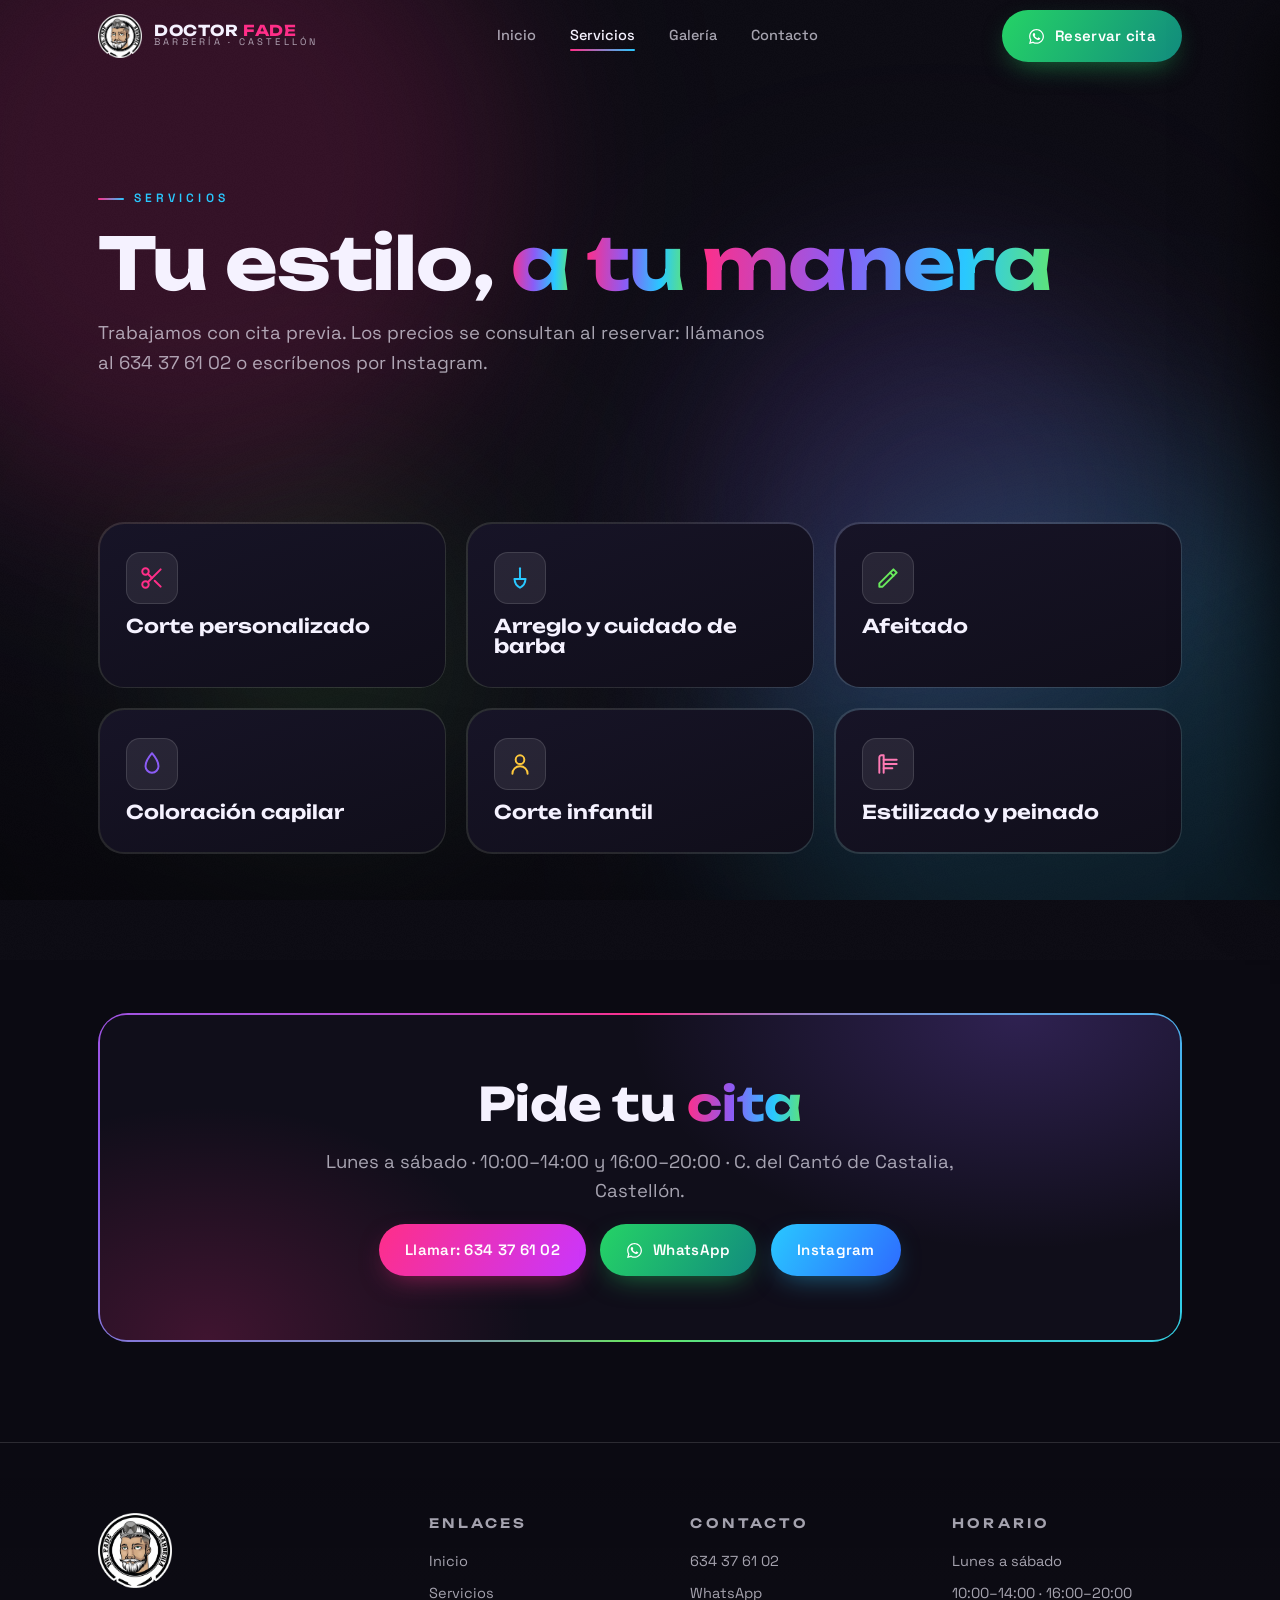
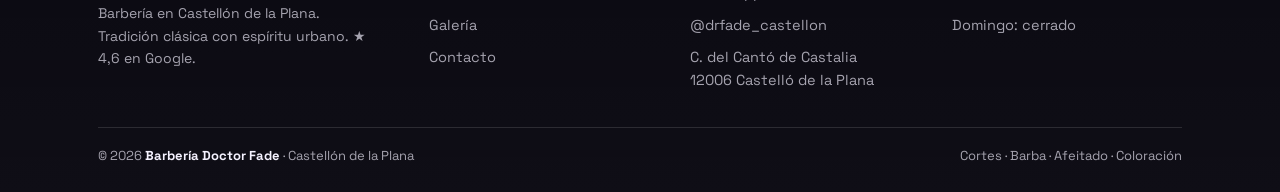
<file: servicios.html>
<!DOCTYPE html>
<html lang="es" class="no-js">
<head>
<meta charset="UTF-8">
<meta name="viewport" content="width=device-width, initial-scale=1">
<title>Servicios &mdash; Barber&iacute;a Doctor Fade Castell&oacute;n</title>
<meta name="description" content="Servicios de la Barber&iacute;a Doctor Fade en Castell&oacute;n: corte personalizado, fades, arreglo de barba, afeitado, coloraci&oacute;n capilar, corte infantil y estilizado. Cita previa.">
<meta name="theme-color" content="#0b0a12">
<link rel="canonical" href="https://TU-USUARIO.github.io/doctor-fade/servicios.html">
<meta property="og:title" content="Servicios &mdash; Barber&iacute;a Doctor Fade Castell&oacute;n">
<meta property="og:description" content="Corte personalizado, barba, afeitado, coloraci&oacute;n y corte infantil en Castell&oacute;n de la Plana.">
<meta property="og:type" content="website">
<meta property="og:image" content="assets/img/og.jpg">
<link rel="icon" type="image/png" sizes="32x32" href="assets/img/favicon-32.png">
<link rel="apple-touch-icon" href="assets/img/apple-touch-icon.png">
<link rel="preload" href="assets/fonts/Unbounded.woff2" as="font" type="font/woff2" crossorigin>
<link rel="preload" href="assets/fonts/SpaceGrotesk.woff2" as="font" type="font/woff2" crossorigin>
<link rel="stylesheet" href="assets/styles.css">
</head>
<body>
<noscript><div class="ns">Esta web funciona sin JavaScript, pero con &eacute;l ver&aacute;s las animaciones completas.</div></noscript>

<div class="ambient" aria-hidden="true">
  <div class="blob b1"></div><div class="blob b2"></div>
  <div class="blob b3"></div><div class="blob b4"></div>
</div>
<div class="grain" aria-hidden="true"></div>
<div class="vignette" aria-hidden="true"></div>

<header class="site-header">
  <div class="header-inner">
    <a class="brand" href="index.html" aria-label="Barber&iacute;a Doctor Fade, inicio">
      <img src="assets/img/logo-420.webp" alt="Logo de Barber&iacute;a Doctor Fade" width="44" height="44">
      <span class="brand-txt">
        <span class="brand-name">DOCTOR <em>FADE</em></span>
        <span class="brand-sub">Barber&iacute;a &middot; Castell&oacute;n</span>
      </span>
    </a>
    <nav class="main-nav" aria-label="Principal">
      <a href="index.html">Inicio</a>
      <a href="servicios.html" class="active">Servicios</a>
      <a href="galeria.html">Galer&iacute;a</a>
      <a href="contacto.html">Contacto</a>
    </nav>
    <a class="btn wa header-cta" href="https://wa.me/34634376102?text=Hola%2C%20quiero%20reservar%20una%20cita%20en%20Doctor%20Fade" target="_blank" rel="noopener"><svg class="ic" viewBox="0 0 448 512" fill="#fff"><path d="M380.9 97.1C339 55.1 283.2 32 223.9 32c-122.4 0-222 99.6-222 222 0 39.1 10.2 77.3 29.6 111L0 480l117.7-30.9c32.4 17.7 68.9 27 106.1 27h.1c122.3 0 224.1-99.6 224.1-222 0-59.3-25.2-115-67.1-157zm-157 341.6c-33.2 0-65.7-8.9-94-25.7l-6.7-4-69.8 18.3L72 359.2l-4.4-7c-18.5-29.4-28.2-63.3-28.2-98.2 0-101.7 82.8-184.5 184.6-184.5 49.3 0 95.6 19.2 130.4 54.1 34.8 34.9 56.2 81.2 56.1 130.5 0 101.8-84.9 184.6-186.6 184.6zm101.2-138.2c-5.5-2.8-32.8-16.2-37.9-18-5.1-1.9-8.8-2.8-12.5 2.8-3.7 5.6-14.3 18-17.6 21.8-3.2 3.7-6.5 4.2-12 1.4-32.6-16.3-54-29.1-75.5-66-5.7-9.8 5.7-9.1 16.3-30.3 1.8-3.7.9-6.9-.5-9.7-1.4-2.8-12.5-30.1-17.1-41.2-4.5-10.8-9.1-9.3-12.5-9.5-3.2-.2-6.9-.2-10.6-.2-3.7 0-9.7 1.4-14.8 6.9-5.1 5.6-19.4 19-19.4 46.3 0 27.3 19.9 53.7 22.6 57.4 2.8 3.7 39.1 59.7 94.8 83.8 35.2 15.2 49 16.5 66.6 13.9 10.7-1.6 32.8-13.4 37.4-26.4 4.6-13 4.6-24.1 3.2-26.4-1.3-2.5-5-3.9-10.5-6.6z"/></svg>Reservar cita</a>
    <button class="burger" aria-label="Abrir men&uacute;" aria-expanded="false"><span></span><span></span><span></span></button>
  </div>
</header>

<div class="menu-backdrop"></div>
<div class="mobile-menu">
  <div>
    <nav aria-label="Men&uacute; m&oacute;vil">
      <a href="index.html">Inicio</a>
      <a href="servicios.html" class="active">Servicios</a>
      <a href="galeria.html">Galer&iacute;a</a>
      <a href="contacto.html">Contacto</a>
    </nav>
    <div class="mm-meta">
      <a href="tel:+34634376102">634 37 61 02</a>
      <a href="https://wa.me/34634376102?text=Hola%2C%20quiero%20reservar%20una%20cita%20en%20Doctor%20Fade" target="_blank" rel="noopener">WhatsApp</a>
      <a href="https://instagram.com/drfade_castellon" target="_blank" rel="noopener">@drfade_castellon</a>
      <span>C. del Cant&oacute; de Castalia &middot; Castell&oacute;n</span>
    </div>
  </div>
</div>

<main>
  <section class="page-hero">
    <div class="wrap">
      <span class="kicker" data-rv="up" data-onload>Servicios</span>
      <h1 class="h-xl kinetic" data-onload>Tu estilo, <span class="grad-text">a tu manera</span></h1>
      <p class="lead" data-rv="up" data-onload style="--rv-d:.4s;margin-top:16px">
        Trabajamos con cita previa. Los precios se consultan al reservar:
        ll&aacute;manos al 634 37 61 02 o escr&iacute;benos por Instagram.
      </p>
    </div>
  </section>

  <section class="section tight">
    <div class="wrap">
      <div class="cards-grid" data-stagger="80">
        <div class="tcard" data-rv="up">
          <div class="tcard-inner">
            <div class="ico"><svg viewBox="0 0 24 24" fill="none" stroke="#ff2e88" stroke-width="1.8" stroke-linecap="round" stroke-linejoin="round"><circle cx="6" cy="6" r="3"/><circle cx="6" cy="18" r="3"/><line x1="20" y1="4" x2="8.12" y2="15.88"/><line x1="14.47" y1="14.48" x2="20" y2="20"/><line x1="8.12" y1="8.12" x2="12" y2="12"/></svg></div>
            <h3>Corte personalizado</h3>
          </div>
        </div>
        <div class="tcard" data-rv="up">
          <div class="tcard-inner">
            <div class="ico"><svg viewBox="0 0 24 24" fill="none" stroke="#29c8ff" stroke-width="1.8" stroke-linecap="round" stroke-linejoin="round"><path d="M12 3v10"/><path d="M7 13c0 3.5 2.2 6.5 5 8 2.8-1.5 5-4.5 5-8"/><path d="M7 13h10"/></svg></div>
            <h3>Arreglo y cuidado de barba</h3>
          </div>
        </div>
        <div class="tcard" data-rv="up">
          <div class="tcard-inner">
            <div class="ico"><svg viewBox="0 0 24 24" fill="none" stroke="#69e95c" stroke-width="1.8" stroke-linecap="round" stroke-linejoin="round"><path d="M4 17l10-10 3 3-10 10H4z"/><path d="M14 7l3-3 3 3-3 3"/></svg></div>
            <h3>Afeitado</h3>
          </div>
        </div>
        <div class="tcard" data-rv="up">
          <div class="tcard-inner">
            <div class="ico"><svg viewBox="0 0 24 24" fill="none" stroke="#8b5cf6" stroke-width="1.8" stroke-linecap="round" stroke-linejoin="round"><path d="M12 2s6 7 6 12a6 6 0 0 1-12 0c0-5 6-12 6-12z"/></svg></div>
            <h3>Coloraci&oacute;n capilar</h3>
          </div>
        </div>
        <div class="tcard" data-rv="up">
          <div class="tcard-inner">
            <div class="ico"><svg viewBox="0 0 24 24" fill="none" stroke="#ffc93c" stroke-width="1.8" stroke-linecap="round" stroke-linejoin="round"><circle cx="12" cy="8" r="4"/><path d="M5 21c0-3.9 3.1-7 7-7s7 3.1 7 7"/></svg></div>
            <h3>Corte infantil</h3>
          </div>
        </div>
        <div class="tcard" data-rv="up">
          <div class="tcard-inner">
            <div class="ico"><svg viewBox="0 0 24 24" fill="none" stroke="#ff7ab5" stroke-width="1.8" stroke-linecap="round" stroke-linejoin="round"><path d="M4 20V6a2 2 0 0 1 2-2h2v16"/><path d="M8 8h12M8 12h12M8 16h8"/></svg></div>
            <h3>Estilizado y peinado</h3>
          </div>
        </div>
      </div>
    </div>
  </section>

  <section class="section tight">
    <div class="wrap">
      <div class="cta-strip" data-rv="scale">
        <div class="cta-inner">
          <h2 class="h-lg">Pide tu <span class="grad-text">cita</span></h2>
          <p class="lead">Lunes a s&aacute;bado &middot; 10:00&ndash;14:00 y 16:00&ndash;20:00 &middot; C. del Cant&oacute; de Castalia, Castell&oacute;n.</p>
          <div class="hero-ctas">
            <a class="btn" href="tel:+34634376102">Llamar: 634 37 61 02</a>
            <a class="btn wa" href="https://wa.me/34634376102?text=Hola%2C%20quiero%20reservar%20una%20cita%20en%20Doctor%20Fade" target="_blank" rel="noopener"><svg class="ic" viewBox="0 0 448 512" fill="#fff"><path d="M380.9 97.1C339 55.1 283.2 32 223.9 32c-122.4 0-222 99.6-222 222 0 39.1 10.2 77.3 29.6 111L0 480l117.7-30.9c32.4 17.7 68.9 27 106.1 27h.1c122.3 0 224.1-99.6 224.1-222 0-59.3-25.2-115-67.1-157zm-157 341.6c-33.2 0-65.7-8.9-94-25.7l-6.7-4-69.8 18.3L72 359.2l-4.4-7c-18.5-29.4-28.2-63.3-28.2-98.2 0-101.7 82.8-184.5 184.6-184.5 49.3 0 95.6 19.2 130.4 54.1 34.8 34.9 56.2 81.2 56.1 130.5 0 101.8-84.9 184.6-186.6 184.6zm101.2-138.2c-5.5-2.8-32.8-16.2-37.9-18-5.1-1.9-8.8-2.8-12.5 2.8-3.7 5.6-14.3 18-17.6 21.8-3.2 3.7-6.5 4.2-12 1.4-32.6-16.3-54-29.1-75.5-66-5.7-9.8 5.7-9.1 16.3-30.3 1.8-3.7.9-6.9-.5-9.7-1.4-2.8-12.5-30.1-17.1-41.2-4.5-10.8-9.1-9.3-12.5-9.5-3.2-.2-6.9-.2-10.6-.2-3.7 0-9.7 1.4-14.8 6.9-5.1 5.6-19.4 19-19.4 46.3 0 27.3 19.9 53.7 22.6 57.4 2.8 3.7 39.1 59.7 94.8 83.8 35.2 15.2 49 16.5 66.6 13.9 10.7-1.6 32.8-13.4 37.4-26.4 4.6-13 4.6-24.1 3.2-26.4-1.3-2.5-5-3.9-10.5-6.6z"/></svg>WhatsApp</a>
            <a class="btn cyan" href="https://instagram.com/drfade_castellon" target="_blank" rel="noopener">Instagram</a>
          </div>
        </div>
      </div>
    </div>
  </section>
</main>

<footer class="site-footer">
  <div class="wrap">
    <div class="footer-grid">
      <div class="footer-brand">
        <img src="assets/img/logo-420.webp" alt="Logo de Barber&iacute;a Doctor Fade">
        <p>Barber&iacute;a en Castell&oacute;n de la Plana. Tradici&oacute;n cl&aacute;sica con
        esp&iacute;ritu urbano. &#9733; 4,6 en Google.</p>
      </div>
      <div>
        <h4>Enlaces</h4>
        <ul>
          <li><a href="index.html">Inicio</a></li>
          <li><a href="servicios.html">Servicios</a></li>
          <li><a href="galeria.html">Galer&iacute;a</a></li>
          <li><a href="contacto.html">Contacto</a></li>
        </ul>
      </div>
      <div>
        <h4>Contacto</h4>
        <ul>
          <li><a href="tel:+34634376102">634 37 61 02</a></li>
          <li><a href="https://wa.me/34634376102?text=Hola%2C%20quiero%20reservar%20una%20cita%20en%20Doctor%20Fade" target="_blank" rel="noopener">WhatsApp</a></li>
          <li><a href="https://instagram.com/drfade_castellon" target="_blank" rel="noopener">@drfade_castellon</a></li>
          <li><a href="https://maps.google.com/?q=Barber%C3%ADa+DOCTOR+FADE+Castell%C3%B3n" target="_blank" rel="noopener">C. del Cant&oacute; de Castalia<br>12006 Castell&oacute; de la Plana</a></li>
        </ul>
      </div>
      <div>
        <h4>Horario</h4>
        <ul>
          <li>Lunes a s&aacute;bado</li>
          <li>10:00&ndash;14:00 &middot; 16:00&ndash;20:00</li>
          <li>Domingo: cerrado</li>
        </ul>
      </div>
    </div>
    <div class="footer-bottom">
      <span>&copy; 2026 <b>Barber&iacute;a Doctor Fade</b> &middot; Castell&oacute;n de la Plana</span>
      <span>Cortes &middot; Barba &middot; Afeitado &middot; Coloraci&oacute;n</span>
    </div>
  </div>
</footer>

<script src="assets/app.js"></script>
</body>
</html>
</file>
<file: assets/styles.css>
/* ============================================================
   BARBERÍA DOCTOR FADE — Castellón
   Dirección visual: "Graffiti neón" — base casi negra +
   fucsia / cian / lima / violeta (paleta sacada del local real).
   HTML + CSS + JS puro. Sin librerías. Offline.
   ============================================================ */

/* ---------- Fuentes locales ---------- */
@font-face{
  font-family:'Unbounded';
  src:url('fonts/Unbounded.woff2') format('woff2');
  font-weight:200 900; font-display:swap;
}
@font-face{
  font-family:'Space Grotesk';
  src:url('fonts/SpaceGrotesk.woff2') format('woff2');
  font-weight:300 700; font-display:swap;
}

/* ---------- Tokens ---------- */
:root{
  /* primitivos */
  --ink-950:#0b0a12;
  --ink-900:#100e1a;
  --ink-800:#171427;
  --ink-700:#221d3a;
  --paper:#f5f2ff;
  --pink-500:#ff2e88;
  --pink-300:#ff7ab5;
  --cyan-400:#29c8ff;
  --lime-400:#69e95c;
  --violet-500:#8b5cf6;
  --amber-400:#ffc93c;

  /* semánticos */
  --bg:var(--ink-950);
  --bg-soft:var(--ink-900);
  --surface:rgba(255,255,255,.045);
  --surface-strong:rgba(255,255,255,.08);
  --stroke:rgba(255,255,255,.12);
  --text:var(--paper);
  --text-dim:rgba(245,242,255,.66);
  --accent:var(--pink-500);
  --accent-2:var(--cyan-400);
  --accent-3:var(--lime-400);
  --accent-4:var(--violet-500);

  /* tipografía */
  --font-display:'Unbounded', system-ui, sans-serif;
  --font-body:'Space Grotesk', system-ui, sans-serif;

  /* motion */
  --ease-out:cubic-bezier(.23,1,.32,1);
  --ease-inout:cubic-bezier(.77,0,.175,1);
  --ease-drawer:cubic-bezier(.32,.72,0,1);
  --t-fast:.16s;
  --t-med:.32s;
  --t-slow:.7s;

  /* layout */
  --max-w:1180px;
  --pad-x:clamp(18px,4vw,48px);
  --radius:18px;
  --radius-lg:26px;
  --header-h:72px;
}

/* ---------- Reset ---------- */
*,*::before,*::after{box-sizing:border-box;margin:0;padding:0}
html{scroll-behavior:smooth}
html:focus-within{scroll-behavior:smooth}
html{overflow-x:hidden}
body{
  background:var(--bg);
  color:var(--text);
  font-family:var(--font-body);
  font-size:16.5px;
  line-height:1.6;
  overflow-x:hidden;
  -webkit-font-smoothing:antialiased;
}
img{display:block;max-width:100%}
a{color:inherit;text-decoration:none}
button{font:inherit;color:inherit;background:none;border:0;cursor:pointer}
ul{list-style:none}
::selection{background:var(--pink-500);color:#fff}

/* ---------- Fondo ambiente: aurora + grano + viñeta ---------- */
.ambient{position:fixed;inset:0;z-index:-2;overflow:hidden;pointer-events:none}
.ambient .blob{
  position:absolute;width:52vmax;height:52vmax;border-radius:50%;
  filter:blur(90px);opacity:.16;mix-blend-mode:screen;
  animation:blobFloat 26s var(--ease-inout) infinite alternate;
}
.ambient .b1{background:var(--pink-500);top:-18%;left:-12%}
.ambient .b2{background:var(--cyan-400);bottom:-22%;right:-10%;animation-delay:-8s;animation-duration:31s}
.ambient .b3{background:var(--violet-500);top:30%;left:55%;width:36vmax;height:36vmax;animation-delay:-16s;animation-duration:22s}
.ambient .b4{background:var(--lime-400);bottom:8%;left:12%;width:26vmax;height:26vmax;opacity:.09;animation-delay:-4s}
@keyframes blobFloat{
  0%{transform:translate3d(0,0,0) scale(1)}
  50%{transform:translate3d(6vmax,-4vmax,0) scale(1.12)}
  100%{transform:translate3d(-4vmax,5vmax,0) scale(.94)}
}
.grain{
  position:fixed;inset:-60px;z-index:-1;pointer-events:none;opacity:.5;
  background-image:url("data:image/svg+xml,%3Csvg xmlns='http://www.w3.org/2000/svg' width='140' height='140'%3E%3Cfilter id='n'%3E%3CfeTurbulence type='fractalNoise' baseFrequency='.9' numOctaves='2'/%3E%3CfeColorMatrix values='0 0 0 0 1 0 0 0 0 1 0 0 0 0 1 0 0 0 .05 0'/%3E%3C/filter%3E%3Crect width='140' height='140' filter='url(%23n)'/%3E%3C/svg%3E");
  animation:grainShift 1.1s steps(3) infinite;
}
@keyframes grainShift{
  0%{transform:translate(0,0)}33%{transform:translate(-24px,14px)}
  66%{transform:translate(16px,-20px)}100%{transform:translate(0,0)}
}
.vignette{position:fixed;inset:0;z-index:-1;pointer-events:none;
  background:radial-gradient(120% 90% at 50% 30%,transparent 55%,rgba(0,0,0,.5) 100%)}

/* ---------- Preloader spray ---------- */
#intro{
  position:fixed;inset:0;z-index:1000;display:grid;place-items:center;
  background:
    radial-gradient(90vmax 60vmax at 70% 15%,rgba(139,92,246,.14),transparent 60%),
    radial-gradient(70vmax 50vmax at 20% 90%,rgba(255,46,136,.12),transparent 60%),
    var(--ink-950);
}
#intro .intro-stage{position:relative;width:min(92vw,680px);aspect-ratio:16/10}
#introCanvas{width:100%;height:100%;display:block;filter:drop-shadow(0 18px 60px rgba(0,0,0,.55))}
#sprayCan{
  position:absolute;left:0;top:0;width:clamp(42px,9vw,62px);height:auto;z-index:3;
  transform:translate(-200px,-200px);will-change:transform;
  filter:drop-shadow(0 10px 18px rgba(0,0,0,.5));
}
#intro .intro-tag{
  position:absolute;bottom:clamp(26px,7vh,64px);left:50%;transform:translateX(-50%);
  font-family:var(--font-display);font-weight:300;font-size:12px;letter-spacing:.42em;
  text-transform:uppercase;color:var(--text-dim);white-space:nowrap;
  opacity:0;animation:tagIn .8s var(--ease-out) .5s forwards;
}
@keyframes tagIn{from{opacity:0;transform:translate(-50%,14px)}to{opacity:1;transform:translate(-50%,0)}}
#intro .panel{position:absolute;left:0;width:100%;height:51%;background:var(--ink-950);z-index:-1}
#intro .panel.top{top:0}
#intro .panel.bot{bottom:0}
#intro.leave{pointer-events:none;background:transparent}
#intro.leave .intro-stage,#intro.leave .intro-tag{
  animation:introFade .45s var(--ease-out) forwards}
@keyframes introFade{to{opacity:0;transform:scale(.96)}}
#intro.leave .panel{transition:transform .9s var(--ease-inout) .15s}
#intro.leave .panel.top{transform:translateY(-101%)}
#intro.leave .panel.bot{transform:translateY(101%)}
#intro.gone{display:none}
body.no-intro #intro{display:none}

/* ---------- Cursor propio ---------- */
.cursor-dot,.cursor-ring{
  position:fixed;left:0;top:0;z-index:2000;pointer-events:none;border-radius:50%;
  transform:translate(-100px,-100px);display:none;
}
.cursor-dot{width:7px;height:7px;background:var(--accent-2);mix-blend-mode:screen}
.cursor-ring{
  width:34px;height:34px;border:1.5px solid rgba(255,46,136,.8);
  transition:width .25s var(--ease-out),height .25s var(--ease-out),
    border-color .25s,opacity .25s;
}
.cursor-ring.is-hover{width:56px;height:56px;border-color:var(--lime-400)}
@media (hover:hover) and (pointer:fine){
  .cursor-dot,.cursor-ring{display:block}
  body.has-cursor,body.has-cursor a,body.has-cursor button{cursor:none}
}

/* ---------- Header ---------- */
.site-header{
  position:fixed;top:0;left:0;right:0;z-index:900;height:var(--header-h);
  display:flex;align-items:center;
  transition:transform .45s var(--ease-inout),background .35s,border-color .35s,backdrop-filter .35s;
  border-bottom:1px solid transparent;
}
.site-header.scrolled{
  background:rgba(11,10,18,.72);backdrop-filter:blur(14px);
  border-bottom-color:var(--stroke);
}
.site-header.hidden{transform:translateY(-110%)}
.header-inner{
  width:100%;max-width:var(--max-w);margin:0 auto;padding:0 var(--pad-x);
  display:flex;align-items:center;justify-content:space-between;gap:20px;
}
.brand{display:flex;align-items:center;gap:12px;font-family:var(--font-display)}
.brand img{width:44px;height:44px;object-fit:contain;transition:transform var(--t-med) var(--ease-out)}
.brand:hover img{transform:rotate(-8deg) scale(1.06)}
.brand .brand-txt{display:flex;flex-direction:column;line-height:1.05}
.brand .brand-name{font-weight:700;font-size:15px;letter-spacing:.04em}
.brand .brand-name em{font-style:normal;color:var(--accent)}
.brand .brand-sub{font-size:9.5px;letter-spacing:.34em;text-transform:uppercase;color:var(--text-dim);font-family:var(--font-body)}
.main-nav{display:flex;gap:6px;align-items:center}
.main-nav a{
  position:relative;padding:9px 14px;font-size:14.5px;font-weight:500;
  color:var(--text-dim);transition:color var(--t-fast);
}
.main-nav a::after{
  content:"";position:absolute;left:14px;right:14px;bottom:5px;height:2px;border-radius:2px;
  background:linear-gradient(90deg,var(--accent),var(--accent-2));
  transform:scaleX(0);transform-origin:left;transition:transform var(--t-med) var(--ease-out);
}
.main-nav a:hover,.main-nav a.active{color:var(--text)}
.main-nav a:hover::after,.main-nav a.active::after{transform:scaleX(1)}
.header-cta{margin-left:6px}

/* Burger */
.burger{
  display:none;width:46px;height:46px;border-radius:12px;position:relative;z-index:960;
  background:var(--surface);border:1px solid var(--stroke);
}
.burger span{
  position:absolute;left:13px;right:13px;height:2px;background:var(--text);border-radius:2px;
  transition:transform .35s var(--ease-inout),opacity .25s;
}
.burger span:nth-child(1){top:17px}
.burger span:nth-child(2){top:22px}
.burger span:nth-child(3){top:27px}
body.menu-open{overflow:hidden}
body.menu-open .burger span:nth-child(1){transform:translateY(5px) rotate(45deg)}
body.menu-open .burger span:nth-child(2){opacity:0}
body.menu-open .burger span:nth-child(3){transform:translateY(-5px) rotate(-45deg)}

/* Telón de fondo del menú móvil */
.menu-backdrop{
  position:fixed;inset:0;z-index:930;background:rgba(6,5,10,.66);backdrop-filter:blur(3px);
  opacity:0;visibility:hidden;transition:opacity .4s var(--ease-out),visibility 0s .4s;
}
body.menu-open .menu-backdrop{opacity:1;visibility:visible;transition:opacity .4s var(--ease-out)}

/* Menú móvil: panel deslizante desde la derecha (robusto en todos los navegadores) */
.mobile-menu{
  position:fixed;top:0;right:0;bottom:0;z-index:940;
  width:min(84vw,360px);display:flex;flex-direction:column;justify-content:center;
  padding:32px 34px;overflow-y:auto;
  background:
    radial-gradient(120% 60% at 100% 0%,rgba(139,92,246,.22),transparent 55%),
    radial-gradient(100% 60% at 0% 100%,rgba(255,46,136,.18),transparent 55%),
    var(--ink-900);
  box-shadow:-30px 0 70px -20px rgba(0,0,0,.6);
  border-left:1px solid var(--stroke);
  transform:translateX(100%);
  transition:transform .48s var(--ease-inout);
}
body.menu-open .mobile-menu{transform:translateX(0)}
.mobile-menu nav{display:flex;flex-direction:column;gap:4px}
.mobile-menu a{
  font-family:var(--font-display);font-weight:600;
  font-size:clamp(24px,7vw,32px);padding:9px 2px;position:relative;
  opacity:0;transform:translateX(18px);
  transition:opacity .4s var(--ease-out),transform .4s var(--ease-out),color .2s;
}
.mobile-menu a:hover,.mobile-menu a.active{color:var(--accent-2)}
body.menu-open .mobile-menu a{opacity:1;transform:none}
body.menu-open .mobile-menu a:nth-child(1){transition-delay:.1s}
body.menu-open .mobile-menu a:nth-child(2){transition-delay:.15s}
body.menu-open .mobile-menu a:nth-child(3){transition-delay:.2s}
body.menu-open .mobile-menu a:nth-child(4){transition-delay:.25s}
.mobile-menu .mm-meta{
  margin-top:30px;display:flex;flex-direction:column;gap:8px;
  color:var(--text-dim);font-size:14px;
  opacity:0;transform:translateX(18px);
  transition:opacity .4s var(--ease-out) .3s,transform .4s var(--ease-out) .3s;
}
body.menu-open .mm-meta{opacity:1;transform:none}

/* ---------- Botones ---------- */
.btn{
  --btn-bg:linear-gradient(120deg,var(--pink-500),#c936ff);
  position:relative;display:inline-flex;align-items:center;gap:10px;
  padding:14px 26px;border-radius:999px;overflow:hidden;
  font-weight:600;font-size:15px;letter-spacing:.02em;color:#fff;
  background:var(--btn-bg);isolation:isolate;
  transition:transform var(--t-fast) var(--ease-out),box-shadow var(--t-med) var(--ease-out);
  box-shadow:0 10px 28px -10px rgba(255,46,136,.55);
  will-change:transform;
}
.btn:active{transform:scale(.97)}
.btn::before{ /* brillo de barrido */
  content:"";position:absolute;top:0;bottom:0;left:-70%;width:45%;z-index:-1;
  background:linear-gradient(105deg,transparent,rgba(255,255,255,.5),transparent);
  transform:skewX(-18deg);transition:left .55s var(--ease-out);
}
@media (hover:hover) and (pointer:fine){
  .btn:hover{box-shadow:0 16px 40px -10px rgba(255,46,136,.75)}
  .btn:hover::before{left:125%}
}
.btn.ghost{
  --btn-bg:transparent;background:var(--surface);
  border:1px solid var(--stroke);box-shadow:none;color:var(--text);
}
.btn.ghost:hover{border-color:var(--accent-2);box-shadow:0 10px 30px -14px rgba(41,200,255,.6)}
.btn.cyan{--btn-bg:linear-gradient(120deg,var(--cyan-400),#2e6bff);box-shadow:0 10px 28px -10px rgba(41,200,255,.5)}
.btn.wa{--btn-bg:linear-gradient(120deg,#25d366,#128c7e);box-shadow:0 10px 28px -10px rgba(37,211,102,.55)}
.btn.wa:hover{box-shadow:0 16px 40px -10px rgba(37,211,102,.75)}
.ic.wa-ic{background:#25d366;border-color:transparent}
.ic.wa-ic svg{width:19px;height:19px}
.contact-list a:hover .ic.wa-ic{background:#1ebe5b}
.btn .ic{width:17px;height:17px;flex:none}

/* ---------- Layout genérico ---------- */
.section{position:relative;padding:clamp(64px,10vw,120px) 0}
.section.tight{padding:clamp(44px,7vw,80px) 0}
.wrap{max-width:var(--max-w);margin:0 auto;padding:0 var(--pad-x)}
.kicker{
  display:inline-flex;align-items:center;gap:10px;
  font-size:12px;font-weight:600;letter-spacing:.34em;text-transform:uppercase;
  color:var(--accent-2);margin-bottom:16px;
}
.kicker::before{content:"";width:26px;height:2px;background:linear-gradient(90deg,var(--accent),var(--accent-2));border-radius:2px}
h1,h2,h3{font-family:var(--font-display);line-height:1.08;font-weight:700}
.h-xl{font-size:clamp(34px,6.4vw,72px);letter-spacing:-.01em}
.h-lg{font-size:clamp(27px,4.4vw,46px)}
.h-md{font-size:clamp(19px,2.4vw,24px)}
.lead{color:var(--text-dim);font-size:clamp(16px,1.6vw,18.5px);max-width:56ch}
.grad-text{
  background:linear-gradient(92deg,var(--pink-500) 0%,var(--violet-500) 40%,var(--cyan-400) 75%,var(--lime-400) 105%);
  -webkit-background-clip:text;background-clip:text;color:transparent;
}
.underline-draw{position:relative;white-space:nowrap}
.underline-draw::after{
  content:"";position:absolute;left:0;right:0;bottom:-4px;height:5px;border-radius:4px;
  background:linear-gradient(90deg,var(--lime-400),var(--cyan-400));
  transform:scaleX(0);transform-origin:left;transition:transform .9s var(--ease-inout) .3s;
}
.in-view .underline-draw::after{transform:scaleX(1)}

/* ---------- Reveals ---------- */
[data-rv]{opacity:0;will-change:transform,opacity}
[data-rv="up"]{transform:translateY(38px)}
[data-rv="scale"]{transform:scale(.93)}
[data-rv="blur"]{filter:blur(14px);transform:translateY(16px)}
[data-rv="clip"]{clip-path:inset(0 0 100% 0);transform:translateY(10px)}
[data-rv="left"]{transform:translateX(-42px)}
[data-rv="right"]{transform:translateX(42px)}
.rv-in{
  opacity:1 !important;transform:none !important;filter:none !important;
  clip-path:inset(0 0 0 0) !important;
  transition:
    opacity .85s var(--ease-out),transform .85s var(--ease-out),
    filter .85s var(--ease-out),clip-path .9s var(--ease-inout);
  transition-delay:var(--rv-d,0s);
}
/* Tipografía cinética */
.kinetic .w{display:inline-block;overflow:hidden;vertical-align:bottom}
.kinetic .w>span{
  display:inline-block;transform:translateY(112%) rotate(5deg);
  transition:transform .85s var(--ease-out);transition-delay:var(--kd,0s);
  will-change:transform;
}
.kinetic.play .w>span{transform:translateY(0) rotate(0)}

/* ---------- Hero ---------- */
.hero{
  position:relative;min-height:min(100svh,940px);display:flex;align-items:flex-end;
  padding:calc(var(--header-h) + 40px) 0 clamp(48px,7vw,90px);
  overflow:hidden;
}
.hero-bg{position:absolute;inset:-6% -3%;z-index:-1;overflow:hidden}
.hero-bg img{
  width:100%;height:100%;object-fit:cover;
  transform:scale(1.08);will-change:transform;
  animation:kenburns 22s var(--ease-inout) infinite alternate;
}
@keyframes kenburns{
  from{transform:scale(1.08) translate(0,0)}
  to{transform:scale(1.2) translate(-2.4%,1.6%)}
}
.hero-bg::after{
  content:"";position:absolute;inset:0;
  background:
    linear-gradient(180deg,rgba(11,10,18,.55) 0%,rgba(11,10,18,.35) 40%,rgba(11,10,18,.92) 100%),
    radial-gradient(70% 60% at 75% 20%,rgba(139,92,246,.28),transparent 65%);
}
.hero-grid{display:grid;grid-template-columns:1.25fr .75fr;gap:40px;align-items:end}
@keyframes heroIn{from{opacity:0;transform:translateY(22px)}to{opacity:1;transform:none}}
.hero-css-in{animation:heroIn .7s cubic-bezier(.23,1,.32,1) both;animation-delay:var(--d,0s)}
.rating-pill{
  display:inline-flex;align-items:center;gap:10px;margin-bottom:22px;
  padding:9px 16px;border-radius:999px;font-size:13.5px;font-weight:600;
  background:rgba(11,10,18,.55);border:1px solid var(--stroke);backdrop-filter:blur(8px);
}
.rating-pill .stars{color:var(--amber-400);letter-spacing:2px;font-size:14px}
.rating-pill b{color:var(--lime-400)}
.hero .h-xl{text-shadow:0 2px 10px rgba(0,0,0,.55)}
.hero .rating-pill{text-shadow:0 1px 3px rgba(0,0,0,.4)}
.hero .lead{margin:20px 0 30px;text-shadow:0 1px 4px rgba(0,0,0,.5)}
.hero-ctas{display:flex;gap:14px;flex-wrap:wrap}
.hero-logo{
  justify-self:end;width:clamp(160px,22vw,300px);
  filter:drop-shadow(0 24px 60px rgba(0,0,0,.6));
  will-change:transform;
}
.hero-badges{display:flex;gap:10px;flex-wrap:wrap;margin-top:26px}
.chip{
  padding:7px 14px;border-radius:999px;font-size:12.5px;font-weight:600;letter-spacing:.06em;
  border:1px solid var(--stroke);background:var(--surface);color:var(--text-dim);
}
.chip.c1{border-color:rgba(255,46,136,.5);color:var(--pink-300)}
.chip.c2{border-color:rgba(41,200,255,.5);color:var(--cyan-400)}
.chip.c3{border-color:rgba(105,233,92,.45);color:var(--lime-400)}
.scroll-hint{
  position:absolute;bottom:18px;left:50%;transform:translateX(-50%);
  width:24px;height:38px;border:2px solid var(--stroke);border-radius:14px;opacity:.7;
}
.scroll-hint::before{
  content:"";position:absolute;left:50%;top:7px;width:4px;height:8px;border-radius:3px;
  background:var(--accent-2);transform:translateX(-50%);
  animation:wheel 1.6s var(--ease-inout) infinite;
}
@keyframes wheel{0%{opacity:1;transform:translate(-50%,0)}70%{opacity:0;transform:translate(-50%,12px)}100%{opacity:0}}

/* ---------- Marquee ---------- */
.marquee{
  --mq-speed:26s;
  position:relative;overflow:hidden;padding:16px 0;
  border-top:1px solid var(--stroke);border-bottom:1px solid var(--stroke);
  background:linear-gradient(90deg,rgba(255,46,136,.08),rgba(41,200,255,.08),rgba(105,233,92,.08));
  transform:rotate(-1.1deg) scale(1.02);
}
.marquee .track{display:flex;gap:0;width:max-content;animation:mq var(--mq-speed) linear infinite}
.marquee span{
  font-family:var(--font-display);font-weight:600;white-space:nowrap;
  font-size:clamp(14px,2vw,19px);letter-spacing:.14em;text-transform:uppercase;
  padding:0 22px;color:var(--text-dim);
}
.marquee span b{color:var(--text);font-weight:600}
.marquee span i{font-style:normal;color:var(--accent);padding-left:44px}
@keyframes mq{to{transform:translateX(-50%)}}

/* ---------- Stats / contadores ---------- */
.stats{display:grid;grid-template-columns:repeat(3,1fr);gap:18px}
.stat{
  position:relative;padding:26px 24px 30px;border-radius:var(--radius);
  background:var(--surface);border:1px solid var(--stroke);overflow:hidden;
}
.stat .num{
  font-family:var(--font-display);font-weight:800;font-size:clamp(34px,4.6vw,52px);
  line-height:1;display:flex;align-items:baseline;gap:4px;
}
.stat .num small{font-size:.45em;font-weight:600;color:var(--accent-2)}
.stat .lbl{margin-top:8px;color:var(--text-dim);font-size:14px}
.stat .bar{
  position:absolute;left:0;bottom:0;height:4px;width:100%;
  background:linear-gradient(90deg,var(--accent),var(--accent-2),var(--accent-3));
  transform:scaleX(0);transform-origin:left;transition:transform 1.4s var(--ease-inout) .2s;
}
.stat.count-done .bar{transform:scaleX(1)}
.stat:nth-child(1) .num{color:var(--pink-300)}
.stat:nth-child(2) .num{color:var(--cyan-400)}
.stat:nth-child(3) .num{color:var(--lime-400)}

/* ---------- Tarjetas de servicio (tilt + glare + borde degradado) ---------- */
.cards-grid{display:grid;grid-template-columns:repeat(3,1fr);gap:20px}
.tcard{
  --gx:50%;--gy:50%;
  position:relative;border-radius:var(--radius-lg);padding:1.5px;overflow:hidden;
  background:var(--stroke);
  transform-style:preserve-3d;will-change:transform;
  transition:background .3s;
}
.tcard::before{
  content:"";position:absolute;inset:-40%;z-index:0;opacity:0;transition:opacity .4s;
  background:conic-gradient(from 0deg,var(--pink-500),var(--violet-500),var(--cyan-400),var(--lime-400),var(--pink-500));
  animation:spinBorder 5s linear infinite paused;
}
.tcard:hover::before{opacity:1;animation-play-state:running}
@keyframes spinBorder{to{transform:rotate(1turn)}}
.tcard-inner{
  position:relative;z-index:1;border-radius:calc(var(--radius-lg) - 1.5px);
  background:linear-gradient(160deg,var(--ink-800),var(--ink-900));
  padding:28px 26px 30px;height:100%;
  display:flex;flex-direction:column;gap:12px;overflow:hidden;
}
.tcard-inner::after{ /* glare */
  content:"";position:absolute;inset:0;pointer-events:none;opacity:0;transition:opacity .35s;
  background:radial-gradient(340px circle at var(--gx) var(--gy),rgba(255,255,255,.14),transparent 60%);
}
.tcard:hover .tcard-inner::after{opacity:1}
.tcard .ico{
  width:52px;height:52px;border-radius:14px;display:grid;place-items:center;flex:none;
  background:var(--surface-strong);border:1px solid var(--stroke);
  transition:transform var(--t-med) var(--ease-out);
}
.tcard:hover .ico{transform:translateZ(30px) rotate(-6deg)}
.tcard .ico svg{width:26px;height:26px}
.tcard h3{font-size:19px;font-weight:600}
.tcard p{color:var(--text-dim);font-size:14.5px;flex:1}
.tcard .price{
  align-self:flex-start;font-size:12px;font-weight:700;letter-spacing:.14em;text-transform:uppercase;
  padding:6px 12px;border-radius:8px;color:var(--lime-400);
  background:rgba(105,233,92,.1);border:1px solid rgba(105,233,92,.3);
}

/* ---------- Split imagen/texto ---------- */
.split{display:grid;grid-template-columns:1fr 1fr;gap:clamp(28px,5vw,64px);align-items:center}
.split-media{
  position:relative;border-radius:var(--radius-lg);overflow:hidden;
  aspect-ratio:4/3;border:1px solid var(--stroke);
}
.split-media img{width:100%;height:100%;object-fit:cover;will-change:transform}
.split-media::after{
  content:"";position:absolute;inset:0;
  background:linear-gradient(200deg,transparent 55%,rgba(11,10,18,.55));
}
.split-media .tape{
  position:absolute;top:16px;left:-8px;padding:8px 18px 8px 22px;z-index:2;
  background:var(--pink-500);color:#fff;font-weight:700;font-size:12px;
  letter-spacing:.18em;text-transform:uppercase;
  clip-path:polygon(0 0,100% 0,calc(100% - 12px) 50%,100% 100%,0 100%);
  transform:rotate(-3deg);
}
.checklist{display:grid;gap:14px;margin-top:24px}
.checklist li{display:flex;gap:14px;align-items:flex-start;color:var(--text-dim);font-size:15.5px}
.checklist li b{color:var(--text);font-weight:600}
.checklist .ck{
  flex:none;width:26px;height:26px;border-radius:9px;margin-top:2px;
  display:grid;place-items:center;color:var(--ink-950);font-weight:800;font-size:13px;
  background:linear-gradient(135deg,var(--lime-400),var(--cyan-400));
}

/* ---------- Showcase con scroll (sticky) ---------- */
.showcase-wrap{position:relative;height:320vh}
.showcase{
  position:sticky;top:0;height:100svh;max-height:900px;display:flex;align-items:center;overflow:hidden;
}
.showcase .wrap{display:grid;grid-template-columns:.9fr 1.1fr;gap:clamp(24px,5vw,64px);align-items:center;width:100%}
.show-list{display:grid;gap:6px}
.show-item{
  padding:16px 18px;border-radius:14px;border:1px solid transparent;
  transition:background .35s,border-color .35s,opacity .35s;opacity:.42;
}
.show-item.active{opacity:1;background:var(--surface);border-color:var(--stroke)}
.show-item h3{font-size:clamp(17px,2vw,21px);display:flex;gap:12px;align-items:baseline}
.show-item h3 .idx{
  font-size:12px;color:var(--accent-2);font-family:var(--font-body);font-weight:700;letter-spacing:.1em;
}
.show-item p{color:var(--text-dim);font-size:14px;margin-top:6px;max-height:0;overflow:hidden;transition:max-height .5s var(--ease-inout),margin .4s}
.show-item.active p{max-height:90px}
.show-progress{height:3px;background:var(--stroke);border-radius:3px;margin-top:18px;overflow:hidden}
.show-progress i{display:block;height:100%;width:0;background:linear-gradient(90deg,var(--accent),var(--accent-2));transition:width .2s linear}
.show-stage{
  position:relative;aspect-ratio:3/3.4;max-height:72svh;border-radius:var(--radius-lg);overflow:hidden;
  border:1px solid var(--stroke);box-shadow:0 30px 80px -30px rgba(0,0,0,.8);
}
.show-stage img{
  position:absolute;inset:0;width:100%;height:100%;object-fit:cover;
  opacity:0;transform:scale(1.1);clip-path:inset(0 0 100% 0);
  transition:opacity .6s var(--ease-out),transform .8s var(--ease-out),clip-path .7s var(--ease-inout);
}
.show-stage img.on{opacity:1;transform:scale(1);clip-path:inset(0 0 0 0)}

/* ---------- Carrusel genérico ---------- */
.carousel{position:relative}
.car-track{
  display:flex;gap:18px;overflow-x:auto;scroll-snap-type:x mandatory;
  padding:6px 4px 22px;scrollbar-width:none;cursor:grab;
}
.car-track::-webkit-scrollbar{display:none}
.car-track.dragging{cursor:grabbing;scroll-snap-type:none}
.car-track>*{scroll-snap-align:start;flex:none}
.car-nav{display:flex;gap:10px;justify-content:flex-end;margin-top:4px}
.car-btn{
  width:48px;height:48px;border-radius:50%;display:grid;place-items:center;
  background:var(--surface);border:1px solid var(--stroke);
  transition:transform var(--t-fast) var(--ease-out),border-color .25s,opacity .25s,background .25s;
}
.car-btn svg{width:19px;height:19px}
.car-btn:hover{border-color:var(--accent-2);background:var(--surface-strong)}
.car-btn:active{transform:scale(.94)}
.car-btn[disabled]{opacity:.28;pointer-events:none}

/* Reseñas */
.review-card{
  width:min(380px,84vw);padding:26px;border-radius:var(--radius-lg);
  background:var(--surface);border:1px solid var(--stroke);
  display:flex;flex-direction:column;gap:14px;
}
.review-card .stars{color:var(--amber-400);letter-spacing:3px;font-size:15px}
.review-card p{color:var(--text);font-size:15.5px;flex:1}
.review-card .who{display:flex;align-items:center;gap:12px}
.review-card .avatar{
  width:42px;height:42px;border-radius:50%;display:grid;place-items:center;flex:none;
  font-weight:700;font-family:var(--font-display);font-size:15px;color:#fff;
}
.review-card .who b{display:block;font-size:14.5px}
.review-card .who small{color:var(--text-dim);font-size:12.5px}

/* Tarjeta "añadir reseña" */
.add-review-card{
  align-items:center;justify-content:center;text-align:center;gap:10px;
  border:1.5px dashed var(--stroke);background:transparent;cursor:pointer;
  color:var(--text-dim);transition:border-color .25s,background .25s,transform var(--t-fast) var(--ease-out);
}
.add-review-card:hover{border-color:var(--accent-2);background:var(--surface)}
.add-review-card:active{transform:scale(.98)}
.add-review-card .arc-ic{
  width:46px;height:46px;border-radius:50%;display:grid;place-items:center;
  background:var(--surface-strong);border:1px solid var(--stroke);color:var(--accent-2);
}
.add-review-card .arc-ic svg{width:20px;height:20px}
.add-review-card b{color:var(--text);font-size:15.5px}
.add-review-card span:last-child{font-size:13px}

/* Galería */
.work-card{
  position:relative;width:min(300px,72vw);aspect-ratio:3/3.6;border-radius:var(--radius-lg);
  overflow:hidden;border:1px solid var(--stroke);
}
.work-card img{width:100%;height:100%;object-fit:cover;transition:transform .7s var(--ease-out)}
.work-card:hover img{transform:scale(1.07)}
.work-card::after{
  content:"";position:absolute;inset:0;
  background:linear-gradient(200deg,transparent 60%,rgba(11,10,18,.7));
  opacity:.8;transition:opacity .4s;
}
.work-card .tag{
  position:absolute;left:14px;bottom:14px;z-index:2;font-weight:700;font-size:13px;
  letter-spacing:.1em;text-transform:uppercase;
}
.gallery-grid{display:grid;grid-template-columns:repeat(4,1fr);gap:16px}
.gallery-grid .g-item{
  position:relative;border-radius:var(--radius);overflow:hidden;aspect-ratio:3/3.7;
  border:1px solid var(--stroke);cursor:zoom-in;
}
.gallery-grid img{width:100%;height:100%;object-fit:cover;transition:transform .7s var(--ease-out)}
.gallery-grid .g-item:hover img{transform:scale(1.08)}
.gallery-grid .g-item::after{
  content:"+";position:absolute;right:12px;top:10px;z-index:2;
  font-family:var(--font-display);font-size:22px;color:#fff;
  opacity:0;transform:translateY(-8px);transition:.35s var(--ease-out);
  text-shadow:0 2px 12px rgba(0,0,0,.7);
}
.gallery-grid .g-item:hover::after{opacity:1;transform:none}

/* Lightbox */
.lightbox{
  position:fixed;inset:0;z-index:980;display:grid;place-items:center;padding:24px;
  background:rgba(8,7,14,.9);backdrop-filter:blur(10px);
  opacity:0;visibility:hidden;transition:opacity .35s var(--ease-out),visibility 0s .35s;
}
.lightbox.open{opacity:1;visibility:visible;transition:opacity .35s var(--ease-out)}
.lightbox img{
  max-width:min(92vw,760px);max-height:84svh;border-radius:var(--radius-lg);
  border:1px solid var(--stroke);object-fit:contain;
  transform:scale(.94);transition:transform .4s var(--ease-out);
}
.lightbox.open img{transform:scale(1)}
.lightbox .lb-close{
  position:absolute;top:18px;right:18px;width:48px;height:48px;border-radius:50%;
  background:var(--surface-strong);border:1px solid var(--stroke);
  font-size:22px;line-height:1;transition:transform var(--t-fast) var(--ease-out);
}
.lightbox .lb-close:active{transform:scale(.94)}

/* ---------- Franja CTA con marco animado ---------- */
.cta-strip{position:relative;border-radius:calc(var(--radius-lg) + 4px);padding:2px;overflow:hidden}
.cta-strip::before{
  content:"";position:absolute;inset:-120%;
  background:conic-gradient(from 0deg,var(--pink-500),var(--cyan-400),var(--lime-400),var(--violet-500),var(--pink-500));
  animation:spinBorder 7s linear infinite;
}
.cta-inner{
  position:relative;border-radius:var(--radius-lg);
  background:
    radial-gradient(60% 120% at 85% 0%,rgba(139,92,246,.25),transparent 60%),
    radial-gradient(50% 120% at 10% 100%,rgba(255,46,136,.2),transparent 60%),
    var(--ink-900);
  padding:clamp(36px,6vw,64px);text-align:center;
  display:flex;flex-direction:column;align-items:center;gap:18px;
}
.cta-inner .h-lg{max-width:20ch}
.cta-inner .lead{margin:0 auto}

/* ---------- Horario / mapa ---------- */
.info-grid{display:grid;grid-template-columns:1.05fr .95fr;gap:22px}
.panel-card{
  border-radius:var(--radius-lg);border:1px solid var(--stroke);
  background:var(--surface);padding:clamp(24px,3.4vw,36px);
}
.hours{display:grid;gap:4px;margin-top:18px}
.hours .row{
  display:flex;justify-content:space-between;gap:16px;
  padding:11px 14px;border-radius:12px;font-size:15px;color:var(--text-dim);
}
.hours .row span:last-child{font-variant-numeric:tabular-nums;white-space:nowrap}
.hours .row.today{
  background:linear-gradient(90deg,rgba(105,233,92,.14),rgba(41,200,255,.1));
  border:1px solid rgba(105,233,92,.35);color:var(--text);font-weight:600;
}
.hours .row.today span:first-child::after{
  content:"HOY";font-size:10px;font-weight:800;letter-spacing:.14em;color:var(--ink-950);
  background:var(--lime-400);border-radius:6px;padding:3px 7px;margin-left:10px;vertical-align:2px;
}
.hours .row.closed span:last-child{color:var(--pink-300)}
.map-card{
  position:relative;overflow:hidden;display:flex;flex-direction:column;justify-content:flex-end;gap:14px;
  min-height:340px;
  background:
    radial-gradient(70% 80% at 80% 10%,rgba(41,200,255,.2),transparent 60%),
    radial-gradient(60% 70% at 15% 90%,rgba(255,46,136,.18),transparent 60%),
    var(--ink-800);
}
.map-card .streets{position:absolute;inset:0;opacity:.5;pointer-events:none}
.map-card .pin{
  position:absolute;left:50%;top:38%;transform:translate(-50%,-100%);
  width:46px;height:46px;z-index:1;
  animation:pinBounce 2.4s var(--ease-inout) infinite;
}
@keyframes pinBounce{0%,100%{transform:translate(-50%,-100%)}50%{transform:translate(-50%,calc(-100% - 12px))}}
.map-card .pin::before{
  content:"";position:absolute;inset:0;border-radius:50% 50% 50% 0;transform:rotate(-45deg);
  background:linear-gradient(135deg,var(--pink-500),var(--violet-500));
  box-shadow:0 12px 30px -6px rgba(255,46,136,.6);
}
.map-card .pin::after{
  content:"";position:absolute;left:50%;top:42%;width:14px;height:14px;border-radius:50%;
  transform:translate(-50%,-50%);background:var(--ink-950);
}
.map-card .addr{position:relative;z-index:2}
.contact-list{display:grid;gap:12px;margin-top:20px}
.contact-list a,.contact-list .cl{
  display:flex;align-items:center;gap:14px;padding:15px 16px;border-radius:14px;
  background:var(--surface);border:1px solid var(--stroke);font-weight:500;
  transition:border-color .25s,transform var(--t-fast) var(--ease-out),background .25s;
}
.contact-list a:hover{border-color:var(--accent-2);background:var(--surface-strong)}
.contact-list a:active{transform:scale(.985)}
.contact-list .ic{
  width:40px;height:40px;border-radius:11px;display:grid;place-items:center;flex:none;
  background:var(--surface-strong);border:1px solid var(--stroke);
}
.contact-list .ic svg{width:19px;height:19px}
.contact-list small{display:block;color:var(--text-dim);font-weight:400;font-size:12.5px}

/* ---------- Página interior: cabecera ---------- */
.page-hero{
  padding:calc(var(--header-h) + clamp(48px,9vw,110px)) 0 clamp(36px,5vw,64px);
  position:relative;overflow:hidden;
}
.page-hero .h-xl{max-width:16ch}

/* ---------- Footer ---------- */
.site-footer{
  border-top:1px solid var(--stroke);margin-top:20px;
  background:linear-gradient(180deg,transparent,rgba(255,255,255,.02));
}
.footer-grid{
  display:grid;grid-template-columns:1.3fr 1fr 1fr 1fr;gap:32px;
  padding:clamp(44px,6vw,70px) 0 34px;
}
.site-footer h4{
  font-family:var(--font-display);font-size:13px;font-weight:600;
  letter-spacing:.24em;text-transform:uppercase;color:var(--text-dim);margin-bottom:16px;
}
.site-footer ul{display:grid;gap:9px;font-size:14.5px;color:var(--text-dim)}
.site-footer ul a{transition:color var(--t-fast)}
.site-footer ul a:hover{color:var(--accent-2)}
.footer-brand img{width:74px;margin-bottom:14px}
.footer-brand p{color:var(--text-dim);font-size:14px;max-width:30ch}
.footer-bottom{
  border-top:1px solid var(--stroke);padding:18px 0 26px;
  display:flex;justify-content:space-between;gap:14px;flex-wrap:wrap;
  color:var(--text-dim);font-size:13px;
}
.footer-bottom b{color:var(--text)}

/* ---------- Failsafe / noscript / reduced motion ---------- */
noscript .ns{display:block;padding:12px;text-align:center;background:var(--ink-800)}
html.no-js [data-rv],html.no-js .kinetic .w>span{opacity:1;transform:none;filter:none;clip-path:none}
html.no-js #intro,html.no-js .cursor-dot,html.no-js .cursor-ring{display:none}

@media (prefers-reduced-motion:reduce){
  *,*::before,*::after{animation-duration:.001s !important;animation-iteration-count:1 !important;transition-duration:.15s !important}
  html{scroll-behavior:auto}
  [data-rv],.kinetic .w>span{opacity:1 !important;transform:none !important;filter:none !important;clip-path:none !important}
  #intro{display:none !important}
  .hero-bg img{animation:none}
  .marquee .track{animation:none;flex-wrap:wrap;width:auto}
  .cursor-dot,.cursor-ring{display:none !important}
  .showcase-wrap{height:auto}
  .showcase{position:static;height:auto;max-height:none}
  .show-stage img{position:static;opacity:1;clip-path:none;transform:none;display:none}
  .show-stage img.on,.show-stage img:first-child{display:block}
}

/* ---------- Responsive ---------- */
@media (max-width:1024px){
  .cards-grid{grid-template-columns:repeat(2,1fr)}
  .gallery-grid{grid-template-columns:repeat(3,1fr)}
  .footer-grid{grid-template-columns:1fr 1fr}
}
@media (max-width:820px){
  body{font-size:15.5px}
  .main-nav,.header-cta{display:none}
  .burger{display:block}
  #intro .intro-tag{
    width:88vw;max-width:340px;white-space:normal;text-align:center;
    font-size:9.5px;letter-spacing:.2em;line-height:1.6;
    bottom:clamp(20px,6vh,44px);
  }
  .hero{min-height:80svh;align-items:center;padding-top:calc(var(--header-h) + 20px)}
  .hero-grid{grid-template-columns:1fr;gap:24px}
  .hero-logo{display:none}
  .hero-badges{display:none}
  .hero .lead{display:none}
  .scroll-hint{display:none}
  .hero-ctas{margin-top:30px}
  .split{grid-template-columns:1fr}
  .info-grid{grid-template-columns:1fr}
  .info-grid>*,.split>*,.hero-grid>*{min-width:0}
  .map-card .addr h2{font-size:17px}
  .hours .row{font-size:13.5px;padding:10px 10px;gap:10px}
  .panel-card{padding:20px 16px}
  .showcase-wrap{height:190svh}
  .showcase .wrap{grid-template-columns:1fr;gap:14px;align-content:center}
  .show-stage{aspect-ratio:3/2.9;max-height:44svh;order:-1}
  .show-item p{display:none}
  .show-item{padding:10px 14px}
  .stats{grid-template-columns:repeat(3,1fr);gap:10px}
  .stat{padding:14px 10px 18px}
  .stat .num{font-size:26px;gap:2px}
  .stat .num small{font-size:.42em}
  .stat .lbl{font-size:11px;line-height:1.3}
  .gallery-grid{grid-template-columns:repeat(2,1fr);gap:10px}
  .cards-grid{grid-template-columns:1fr 1fr;gap:12px}
  .tcard-inner{padding:18px 16px 20px}
  .tcard p{font-size:13px}
  .tcard .ico{width:42px;height:42px;border-radius:11px}
  .tcard .ico svg{width:21px;height:21px}
  .tcard h3{font-size:15.5px}
  .footer-grid{grid-template-columns:1fr 1fr;gap:26px}
}
@media (max-width:480px){
  .hero-ctas .btn{padding:13px 20px;font-size:14px}
  .cards-grid{grid-template-columns:1fr 1fr}
  .review-card{width:min(320px,86vw);padding:20px}
}
</file>
